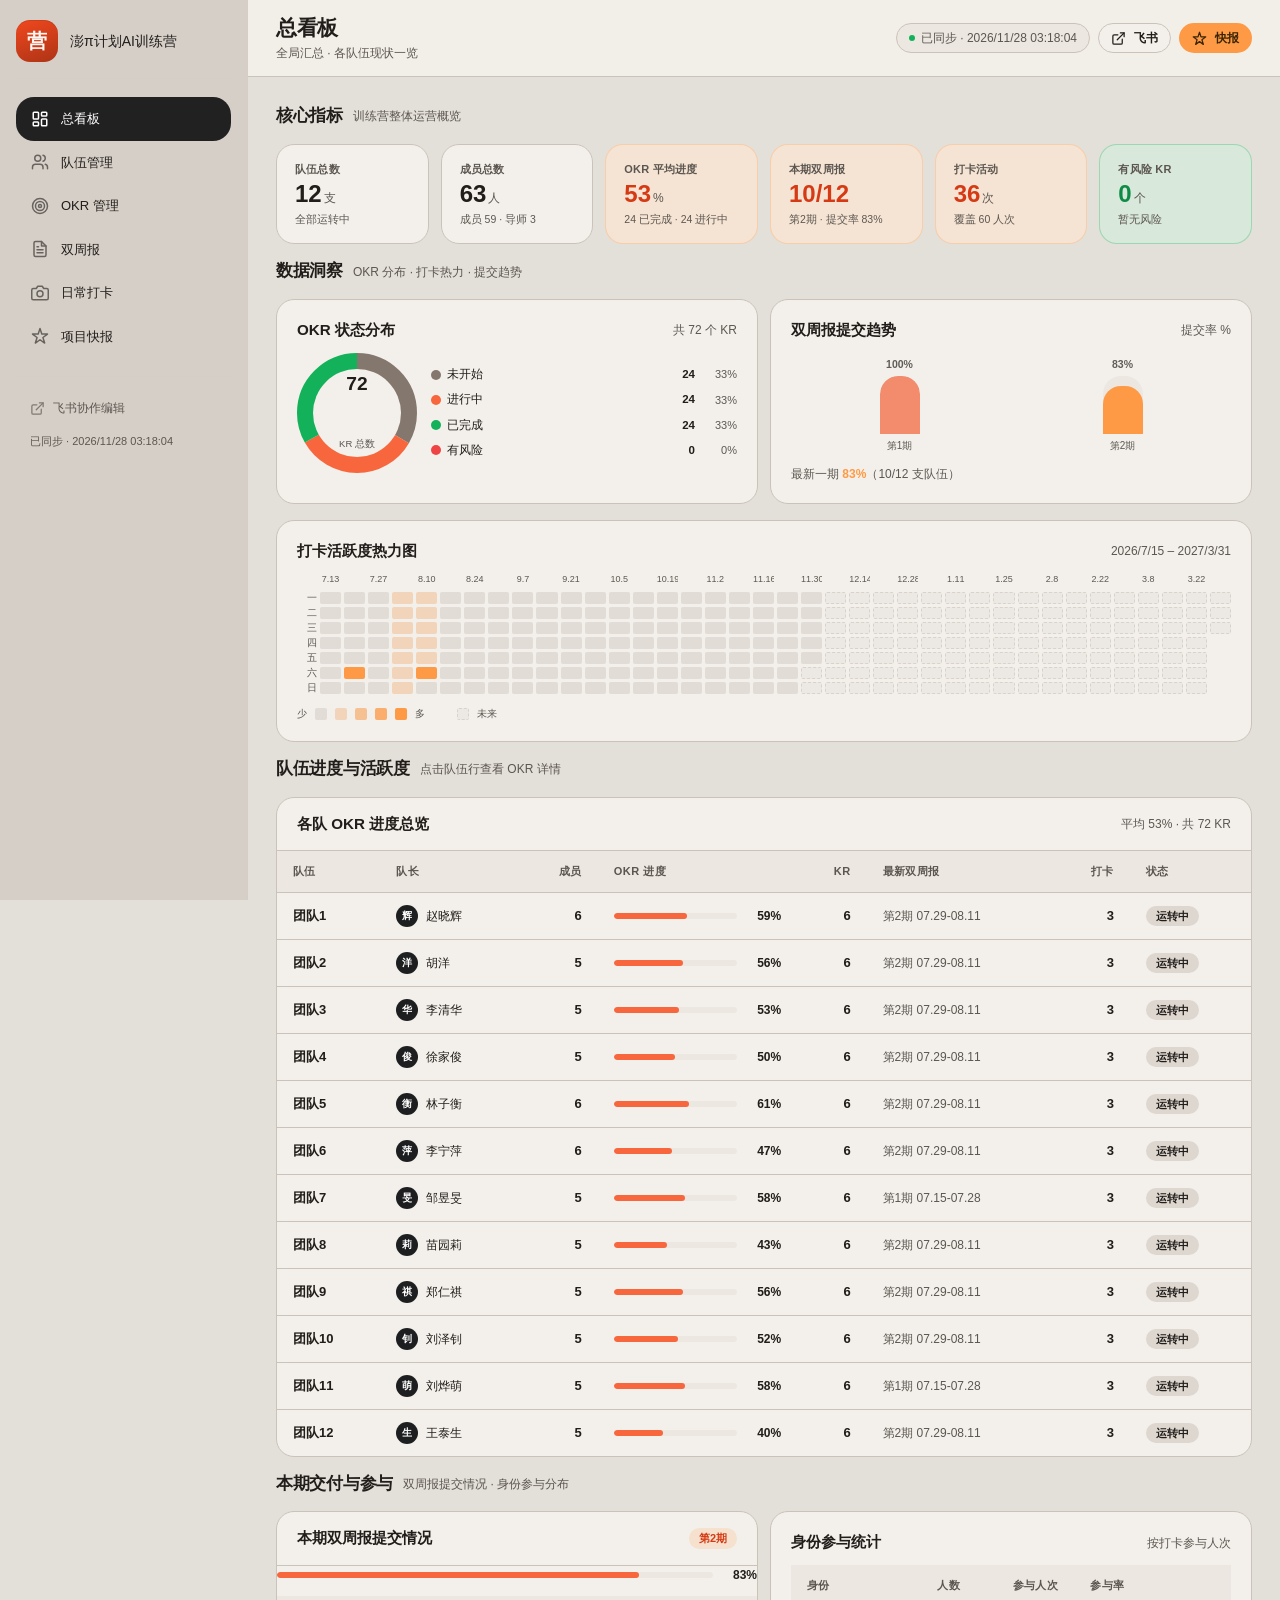
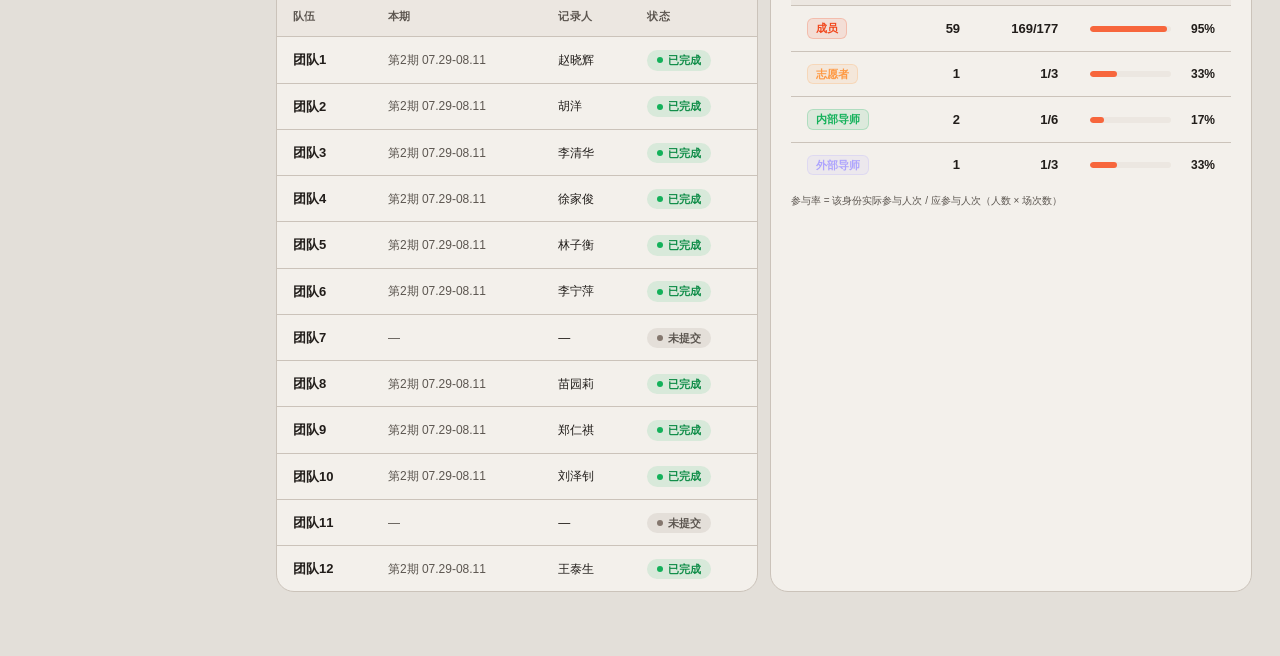
<file: index.html>
﻿<!DOCTYPE html>
<html lang="zh-CN">
<head>
  <meta charset="UTF-8">
  <meta name="viewport" content="width=device-width, initial-scale=1.0">
  <title>总看板 · 澎π计划AI训练营运营进度看板</title>
  <link rel="stylesheet" href="assets/css/kanban.css?v=10">
</head>
<body>
<script src="assets/js/data.js"></script>
<script src="assets/js/app.js?v=11"></script>
<script>
(function () {
  const view = K.mount('overview', {
    title: '总看板',
    crumb: '全局汇总 · 各队伍现状一览',
    tools: '<button class="btn btn-outline btn-sm" onclick="K.openFeishu()">' + K.icon('external', 15) + ' 飞书</button><button class="btn btn-gold btn-sm" onclick="location.href=\'quick-brief.html\'">' + K.icon('brief', 15) + ' 快报</button>'
  });

  const D = K.data;
  const teams = K.teams();
  const krs = D.keyResults || [];
  const reports = D.biweeklyReports || [];
  const checkins = D.checkins || [];
  const members = D.members || [];

  // 双周报期数
  const periodNum = (label) => { const m = /第(\d+)期/.exec(label || ''); return m ? +m[1] : 0; };
  const maxPeriod = reports.reduce((a, r) => Math.max(a, periodNum(r.period)), 0);
  const latestLabel = maxPeriod ? `第${maxPeriod}期` : '—';
  const submittedTeamIds = new Set(reports.filter(r => periodNum(r.period) === maxPeriod).map(r => r.teamId));
  const submitRate = teams.length ? Math.round(submittedTeamIds.size / teams.length * 100) : 0;

  const avgProgress = krs.length ? Math.round(krs.reduce((a, k) => a + k.progress, 0) / krs.length) : 0;
  const doingKRs = krs.filter(k => k.status === '进行中').length;
  const riskKRs = krs.filter(k => k.status === '有风险').length;
  const doneKRs = krs.filter(k => k.status === '已完成').length;
  const todoKRs = krs.filter(k => k.status === '未开始').length;

  const idStats = K.identityStats();

  // KR 状态分布（环形图数据）
  const statusColors = {
    '未开始': 'var(--c-todo)',
    '进行中': 'var(--c-doing)',
    '已完成': 'var(--c-done)',
    '有风险': 'var(--c-risk)'
  };
  const donutData = ['未开始', '进行中', '已完成', '有风险'].map(st => ({
    label: st,
    value: krs.filter(k => k.status === st).length,
    color: statusColors[st]
  }));

  // 双周报提交趋势（按期数）
  const periodSet = new Set(reports.map(r => periodNum(r.period)));
  const sortedPeriods = [...periodSet].sort((a, b) => a - b);
  const trendData = sortedPeriods.map(p => {
    const periodReports = reports.filter(r => periodNum(r.period) === p);
    const teamIds = new Set(periodReports.map(r => r.teamId));
    return {
      label: `第${p}期`,
      value: teams.length ? Math.round(teamIds.size / teams.length * 100) : 0,
      teamCount: teamIds.size
    };
  });

  let html = '';

  // ===== 分区一：核心指标 =====
  html += '<div class="section-title"><h2>核心指标</h2><span class="hint">训练营整体运营概览</span></div>';
  html += '<div class="stat-grid mb-4" style="grid-template-columns:repeat(6,1fr)">';
  html += K.statCard({ label: '队伍总数', value: teams.length, unit: '支', foot: '全部运转中' });
  html += K.statCard({ label: '成员总数', value: members.length, unit: '人', foot: '成员 ' + idStats[0].count + ' · 导师 ' + (idStats[2].count + idStats[3].count) });
  html += K.statCard({ label: 'OKR 平均进度', value: avgProgress, unit: '%', foot: doneKRs + ' 已完成 · ' + doingKRs + ' 进行中', variant: 'gold' });
  html += K.statCard({ label: '本期双周报', value: submittedTeamIds.size + '/' + teams.length, foot: latestLabel + ' · 提交率 ' + submitRate + '%', variant: 'gold' });
  html += K.statCard({ label: '打卡活动', value: checkins.length, unit: '次', foot: '覆盖 ' + new Set(checkins.flatMap(c => c.teamParticipantIds || [])).size + ' 人次', variant: 'gold' });
  html += K.statCard({ label: '有风险 KR', value: riskKRs, unit: '个', foot: riskKRs ? '需关注' : '暂无风险', variant: riskKRs ? 'risk' : 'done' });
  html += '</div>';

  // ===== 分区二：数据可视化 =====
  html += '<div class="section-title"><h2>数据洞察</h2><span class="hint">OKR 分布 · 打卡热力 · 提交趋势</span></div>';

  // Row 1: OKR 状态分布 + 双周报提交趋势 (side by side)
  html += '<div class="grid mb-4" style="grid-template-columns: 1fr 1fr">';

  // OKR 状态分布（环形图）
  html += '<div class="card card-pad"><div class="card-head" style="padding:0 0 12px;border:none"><h2>OKR 状态分布</h2><div class="head-spacer"></div><span class="text-muted text-sm">共 ' + krs.length + ' 个 KR</span></div>';
  html += K.donut(donutData, { centerVal: krs.length, centerLabel: 'KR 总数' });
  html += '</div>';

  // 双周报提交趋势
  html += '<div class="card card-pad"><div class="card-head" style="padding:0 0 12px;border:none"><h2>双周报提交趋势</h2><div class="head-spacer"></div><span class="text-muted text-sm">提交率 %</span></div>';
  if (trendData.length) {
    html += K.trendLine(trendData);
    html += '<div class="mt-3 text-sm" style="color:var(--muted-foreground)">最新一期 <strong style="color:var(--chart-5)">' + trendData[trendData.length-1].value + '%</strong>（' + trendData[trendData.length-1].teamCount + '/' + teams.length + ' 支队伍）</div>';
  } else {
    html += '<div class="text-muted text-sm" style="padding:20px;text-align:center">暂无趋势数据</div>';
  }
  html += '</div>';
  html += '</div>';

  // Row 2: 打卡活跃度热力图 (full width)
  html += '<div class="card card-pad mb-4"><div class="card-head" style="padding:0 0 12px;border:none"><h2>打卡活跃度热力图</h2><div class="head-spacer"></div><span class="text-muted text-sm">' + K.fmt.date(D.meta.cycleStart) + ' – ' + K.fmt.date(D.meta.cycleEnd) + '</span></div>';
  html += K.heatmap(checkins, {});
  html += '<div class="flex items-center gap-2 mt-3" style="font-size:10px;color:var(--muted-foreground)"><span>少</span>';
  html += '<div class="heatmap-cell" style="width:12px;height:12px;flex-shrink:0"></div>';
  html += '<div class="heatmap-cell l1" style="width:12px;height:12px;flex-shrink:0"></div>';
  html += '<div class="heatmap-cell l2" style="width:12px;height:12px;flex-shrink:0"></div>';
  html += '<div class="heatmap-cell l3" style="width:12px;height:12px;flex-shrink:0"></div>';
  html += '<div class="heatmap-cell l4" style="width:12px;height:12px;flex-shrink:0"></div>';
  html += '<span>多</span><span style="margin-left:16px"></span>';
  html += '<div class="heatmap-cell future" style="width:12px;height:12px;flex-shrink:0"></div>';
  html += '<span>未来</span></div>';
  html += '</div>';

  // ===== 分区三：队伍进度与活跃度 =====
  html += '<div class="section-title"><h2>队伍进度与活跃度</h2><span class="hint">点击队伍行查看 OKR 详情</span></div>';
  // 各队 OKR 进度表
  html += '<div class="card card-flush mb-4"><div class="card-head"><h2>各队 OKR 进度总览</h2><div class="head-spacer"></div><span class="text-muted text-sm">平均 ' + avgProgress + '% · 共 ' + krs.length + ' KR</span></div><div class="card-body"><div class="table-wrap"><table class="table"><thead><tr><th style="min-width:70px">队伍</th><th style="min-width:80px">队长</th><th class="text-right" style="min-width:40px">成员</th><th style="min-width:140px">OKR 进度</th><th class="text-right" style="min-width:36px">KR</th><th style="min-width:80px">最新双周报</th><th class="text-right" style="min-width:40px">打卡</th><th style="min-width:56px">状态</th></tr></thead><tbody>';
  teams.forEach(t => {
    const prog = K.teamProgress(t.id);
    const tkrs = K.krs(t.id);
    const rep = K.latestReport(t.id);
    const row = `location.href='okr.html?team=${t.id}'`;
    html += `<tr class="row-link" onclick="${row}">`;
    html += `<td class="cell-strong nowrap">${K.escape(t.name)}</td>`;
    html += `<td><div class="flex items-center gap-2 nowrap">${K.avatar(t.leader, 'sm')}<span class="text-sm">${K.escape(t.leader)}</span></div></td>`;
    html += `<td class="text-right tnum">${t.memberCount}</td>`;
    html += `<td>${K.progressHtml(prog, prog === 100 ? '已完成' : prog === 0 ? '未开始' : '进行中')}</td>`;
    html += `<td class="text-right tnum">${tkrs.length}</td>`;
    html += `<td class="cell-muted text-sm nowrap">${rep ? K.escape(rep.period) : '<span class="text-muted">未提交</span>'}</td>`;
    html += `<td class="text-right tnum">${K.checkinCount(t.id)}</td>`;
    html += `<td><span class="chip">${K.escape(t.status)}</span></td>`;
    html += '</tr>';
  });
  html += '</tbody></table></div></div></div>';

  // ===== 分区四：本期交付与参与 =====
  html += '<div class="section-title"><h2>本期交付与参与</h2><span class="hint">双周报提交情况 · 身份参与分布</span></div>';
  html += '<div class="grid grid-2">';
  // 双周报提交情况
  html += '<div class="card card-flush"><div class="card-head"><h2>本期双周报提交情况</h2><div class="head-spacer"></div><span class="chip chip-gold">' + K.escape(latestLabel) + '</span></div><div class="card-body">';
  html += '<div class="progress mb-3"><div class="pbar"><div class="pfill is-gold" style="width:'+submitRate+'%"></div></div><div class="pval">'+submitRate+'%</div></div>';
  html += '<div class="table-wrap"><table class="table"><thead><tr><th>队伍</th><th>本期</th><th>记录人</th><th>状态</th></tr></thead><tbody>';
  teams.forEach(t => {
    const rep = reports.filter(r => r.teamId === t.id && periodNum(r.period) === maxPeriod)[0];
    html += '<tr>';
    html += `<td class="cell-strong">${K.escape(t.name)}</td>`;
    html += `<td class="cell-muted text-sm">${rep ? K.escape(rep.period) : '—'}</td>`;
    html += `<td class="text-sm">${rep ? K.escape(rep.recorder) : '—'}</td>`;
    html += `<td>${rep ? K.statusChip('已完成') : '<span class="status status--todo"><span class="sdot"></span>未提交</span>'}</td>`;
    html += '</tr>';
  });
  html += '</tbody></table></div></div></div>';

  // 身份参与统计
  html += '<div class="card card-pad"><div class="card-head" style="padding:0 0 12px;border:none"><h2>身份参与统计</h2><div class="head-spacer"></div><span class="text-muted text-sm">按打卡参与人次</span></div>';
  html += '<div class="table-wrap"><table class="table"><thead><tr><th>身份</th><th class="text-right">人数</th><th class="text-right">参与人次</th><th style="min-width:100px">参与率</th></tr></thead><tbody>';
  idStats.forEach(x => {
    const rate = x.expected ? Math.round(x.participation / x.expected * 100) : 0;
    html += `<tr><td>${K.identityBadge(x.identity)}</td><td class="text-right tnum">${x.count}</td><td class="text-right tnum">${x.participation}/${x.expected}</td><td>${K.progressHtml(rate, '进行中')}</td></tr>`;
  });
  html += '</tbody></table>';
  html += '<div class="text-muted" style="font-size:10px;margin-top:6px">参与率 = 该身份实际参与人次 / 应参与人次（人数 × 场次数）</div>';
  html += '</div></div>';
  html += '</div>';

  view.innerHTML = html;
})();
</script>
</body>
</html>
</file>
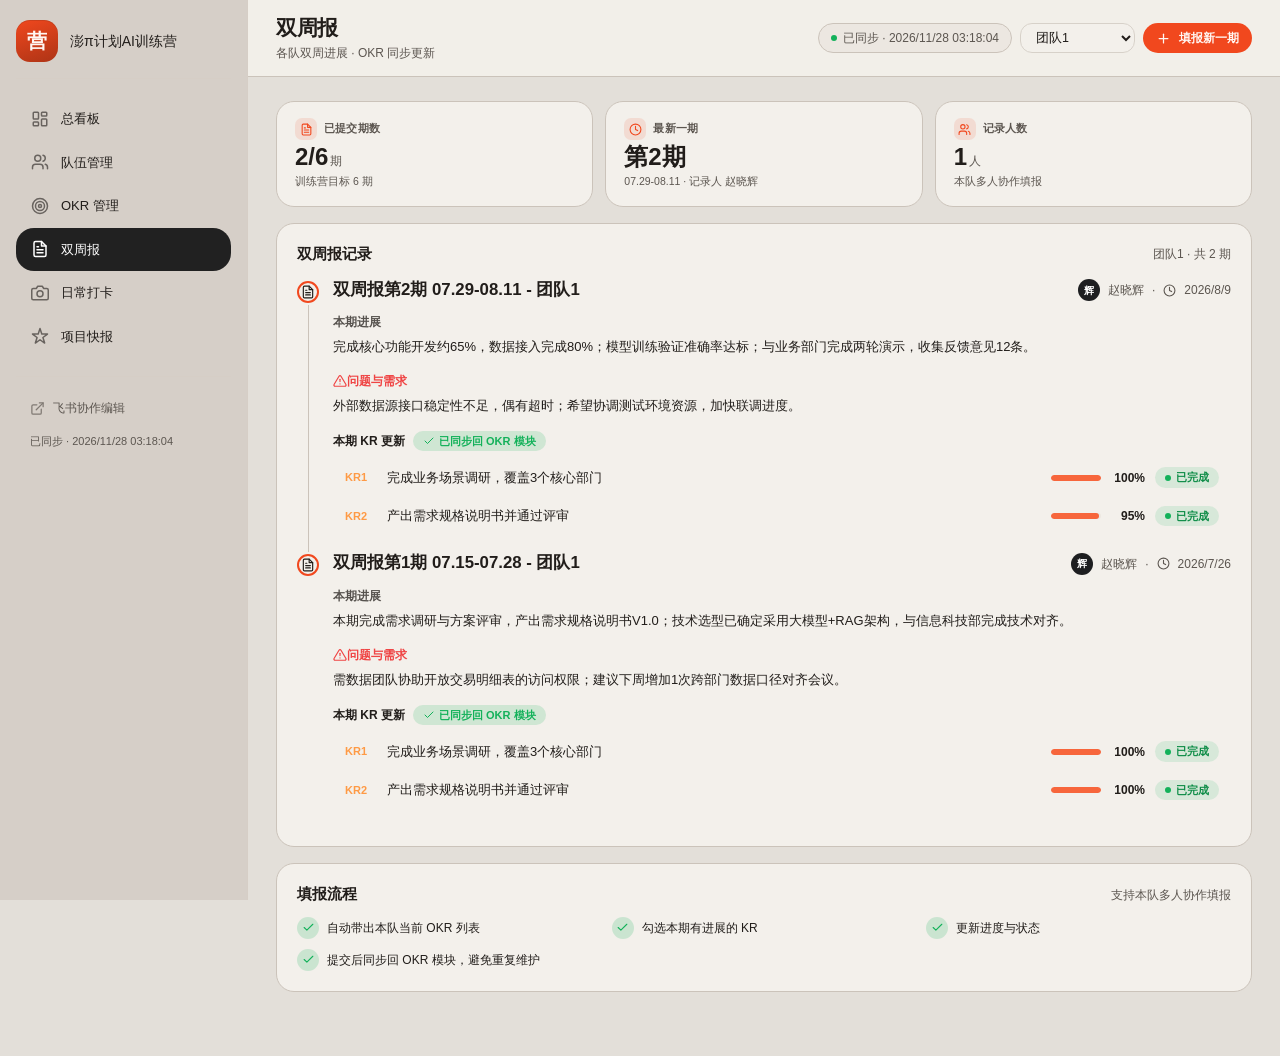
<file: biweekly-report.html>
﻿<!DOCTYPE html>
<html lang="zh-CN">
<head>
<meta charset="UTF-8">
<meta name="viewport" content="width=device-width, initial-scale=1.0">
<title>双周报 · 澎π计划AI训练营运营进度看板</title>
<link rel="stylesheet" href="assets/css/kanban.css?v=10">
</head>
<body>
<script src="assets/js/data.js"></script>
<script src="assets/js/app.js?v=11"></script>
<script>
(function () {
  const D = K.data;
  const teams = K.teams();

  // 解析 ?team= 参数：缺省默认第一队；空串或「全部」进入全部队伍视图
  const params = new URLSearchParams(location.search);
  let teamId = params.get('team');
  if (teamId === null) teamId = teams.length ? teams[0].id : '';
  if (teamId !== '' && teamId !== '全部' && !K.team(teamId)) {
    teamId = teams.length ? teams[0].id : '';
  }
  const allTeams = (teamId === '' || teamId === '全部');

  // 权限：队员 + 队长 + 管理员可填报（只读不显示）
  const canFill = true;

  const teamOpts = teams.map(t =>
    `<option value="${t.id}" ${t.id === teamId ? 'selected' : ''}>${K.escape(t.name)}</option>`
  ).join('');

  const tools = `<select class="select" style="width:auto;padding:6px 30px 6px 11px;font-size:12.5px" onchange="location.href='biweekly-report.html?team='+this.value">
      <option value="" ${allTeams ? 'selected' : ''}>全部队伍</option>
      ${teamOpts}
    </select>${canFill ? `<button class="btn btn-primary btn-sm" onclick="K.feishuTip('reports','填报双周报')">${K.icon('plus', 15)} 填报新一期</button>` : ''}`;

  const view = K.mount('biweekly', {
    title: '双周报',
    crumb: '各队双周进展 · OKR 同步更新',
    tools: tools
  });

  const periodParts = (label) => {
    const m = /第(\d+)期\s*(.*)/.exec(label || '');
    return m ? { num: m[1], range: m[2] || '' } : { num: '', range: label || '' };
  };

  let html = '';

  if (allTeams) {
    // ---------- 全部队伍视图 ----------
    const allReports = D.biweeklyReports || [];
    const maxPeriod = allReports.reduce((a, r) => Math.max(a, +(periodParts(r.period).num) || 0), 0);
    const submittedTeams = new Set(allReports.map(r => r.teamId)).size;

    html += '<div class="stat-grid mb-4">';
    html += K.statCard({ label: '总提交期数', value: allReports.length, unit: '份', foot: `覆盖 ${submittedTeams}/${teams.length} 支队伍`, ico: K.icon('report', 16), icoColor: '28 70% 52%' });
    html += K.statCard({ label: '最新一期', value: maxPeriod ? `第${maxPeriod}期` : '—', foot: '跨队伍汇总', ico: K.icon('clock', 16), icoColor: '200 30% 45%' });
    html += K.statCard({ label: '已填报队伍', value: `${submittedTeams}/${teams.length}`, foot: '训练营目标 6 期/队', ico: K.icon('users', 16), icoColor: '55 24% 49%' });
    html += '</div>';

    html += '<div class="card card-flush"><div class="card-head"><h2>各队双周报总览</h2><div class="head-spacer"></div><span class="text-muted text-sm">点击「查看」进入队伍双周报详情</span></div><div class="card-body"><div class="table-wrap"><table class="table"><thead><tr><th>队伍</th><th class="text-right">已提交期数</th><th>最新一期</th><th>记录人</th><th class="text-right">查看</th></tr></thead><tbody>';
    if (!teams.length) {
      html += '<tr><td colspan="5"><div class="empty">' + K.icon('report', 40) + '<div>暂无队伍数据</div></div></td></tr>';
    } else {
      teams.forEach(t => {
        const rs = K.reports(t.id);
        const latest = rs.length ? rs[rs.length - 1] : null;
        const recorders = [...new Set(rs.map(r => r.recorder))];
        html += '<tr>';
        html += `<td class="cell-strong">${K.escape(t.name)}</td>`;
        html += `<td class="text-right tnum">${rs.length}/6</td>`;
        const latestDisplay = latest ? ((latest.title && !/^recv[a-z0-9]/.test(latest.title)) ? latest.title : (latest.period || '—')) : null;
        html += `<td class="cell-muted text-sm">${latestDisplay ? K.escape(latestDisplay) : '<span class="text-muted">未提交</span>'}</td>`;
        html += `<td class="text-sm">${recorders.length ? recorders.map(n => K.escape(n)).join('、') : '—'}</td>`;
        html += `<td class="text-right"><button class="btn btn-outline btn-sm" onclick="location.href=\'biweekly-report.html?team=${t.id}\'">${K.icon('arrow', 13)} 查看</button></td>`;
        html += '</tr>';
      });
    }
    html += '</tbody></table></div></div></div>';

    // 填报流程信息卡
    html += '<div class="card card-pad mt-4">';
    html += '<div class="card-head" style="padding:0 0 12px;border:none"><h2>填报流程</h2><div class="head-spacer"></div><span class="text-muted text-sm">支持本队多人协作填报</span></div>';
    html += '<div style="display:grid;grid-template-columns:repeat(auto-fit,minmax(240px,1fr));gap:10px">';
    ['自动带出本队当前 OKR 列表', '勾选本期有进展的 KR', '更新进度与状态', '提交后同步回 OKR 模块，避免重复维护'].forEach(s => {
      html += `<div class="flex items-center gap-2 text-sm"><span style="width:22px;height:22px;border-radius:50%;background:color-mix(in srgb, var(--c-done) 18%, transparent);color:var(--c-done);display:grid;place-items:center;flex-shrink:0">${K.icon('check', 13)}</span><span>${K.escape(s)}</span></div>`;
    });
    html += '</div></div>';

  } else {
    // ---------- 单队伍视图 ----------
    const reports = K.reports(teamId);
    const latest = reports.length ? reports[reports.length - 1] : null;
    const recorders = [...new Set(reports.map(r => r.recorder))];

    // 顶部统计卡
    html += '<div class="stat-grid mb-4">';
    html += K.statCard({ label: '已提交期数', value: `${reports.length}/6`, unit: '期', foot: '训练营目标 6 期', ico: K.icon('report', 16), icoColor: '28 70% 52%' });
    if (latest) {
      const p = periodParts(latest.period);
      html += K.statCard({ label: '最新一期', value: p.num ? `第${p.num}期` : '—', foot: `${p.range || ''} · 记录人 ${K.escape(latest.recorder)}`, ico: K.icon('clock', 16), icoColor: '200 30% 45%' });
    } else {
      html += K.statCard({ label: '最新一期', value: '—', foot: '暂未提交', ico: K.icon('clock', 16) });
    }
    html += K.statCard({ label: '记录人数', value: recorders.length, unit: '人', foot: '本队多人协作填报', ico: K.icon('users', 16), icoColor: '55 24% 49%' });
    html += '</div>';

    // 主体时间线（倒序）
    if (!reports.length) {
      html += '<div class="card card-pad mb-4"><div class="empty">' + K.icon('report', 40) + '<div>该队伍暂未提交双周报</div><div class="text-sm" style="margin-top:6px">可点击右上「填报新一期」开始记录</div></div></div>';
    } else {
      const list = [...reports].reverse();
      html += '<div class="card card-pad mb-4"><div class="card-head" style="padding:0 0 14px;border:none"><h2>双周报记录</h2><div class="head-spacer"></div><span class="text-muted text-sm">' + K.escape(K.teamName(teamId)) + ' · 共 ' + reports.length + ' 期</span></div>';
      html += '<div class="timeline">';
      list.forEach(r => {
        html += '<div class="tl-item">';
        html += '<div class="tl-dot">' + K.icon('report', 14) + '</div>';
        html += '<div class="tl-body">';

        // 头：period + 记录人 + createdAt
        html += '<div class="flex items-center justify-between gap-3 mb-3" style="flex-wrap:wrap">';
        const rptTitle = (r.title && !/^recv[a-z0-9]/.test(r.title)) ? r.title : (r.period && !/^recv[a-z0-9]/.test(r.period) ? r.period : '未命名报告');
        html += '<h3 style="font-size:1.05rem">' + K.escape(rptTitle) + '</h3>';
        html += '<div class="flex items-center gap-2 text-sm text-muted">' + K.avatar(r.recorder, 'sm') + '<span>' + K.escape(r.recorder) + '</span><span>·</span>' + K.icon('clock', 13) + '<span>' + K.fmt.date(r.createdAt) + '</span></div>';
        html += '</div>';

        // 本期进展
        html += '<div style="margin-bottom:14px"><div class="text-sm" style="font-weight:600;color:color-mix(in srgb, var(--foreground) 75%, transparent);margin-bottom:6px">本期进展</div><p style="margin:0;font-size:13px;line-height:1.6">' + K.escape(r.progressSummary || '—') + '</p></div>';

        // 问题与需求
        html += '<div style="margin-bottom:14px"><div class="flex items-center gap-1 text-sm" style="font-weight:600;color:var(--c-risk);margin-bottom:6px">' + K.icon('alert', 14) + '<span>问题与需求</span></div><p style="margin:0;font-size:13px;line-height:1.6">' + K.escape(r.problemsNeeds || '—') + '</p></div>';

        // 本期 KR 更新
        const krs = r.krUpdates || [];
        html += '<div><div class="flex items-center gap-2 mb-2"><span class="text-sm" style="font-weight:600">本期 KR 更新</span><span class="chip" style="background:color-mix(in srgb, var(--c-done) 16%, transparent);color:var(--c-done);font-size:11px">' + K.icon('check', 12) + ' 已同步回 OKR 模块</span></div>';
        if (krs.length) {
          html += '<div style="display:flex;flex-direction:column;gap:2px">';
          krs.forEach((k, idx) => {
            const krTitle = k.title || ('KR' + (idx + 1));
            html += '<div class="kr-row"><span class="kr-tag">KR' + (idx + 1) + '</span><span class="kr-title">' + K.escape(krTitle) + '</span>' + K.progressHtml(k.progress, k.status) + K.statusChip(k.status) + '</div>';
          });
          html += '</div>';
        } else {
          html += '<div class="text-muted text-sm">本期未更新 KR</div>';
        }
        html += '</div>'; // end KR section

        html += '</div>'; // end tl-body
        html += '</div>'; // end tl-item
      });
      html += '</div></div>';
    }

    // 填报流程信息卡
    html += '<div class="card card-pad">';
    html += '<div class="card-head" style="padding:0 0 12px;border:none"><h2>填报流程</h2><div class="head-spacer"></div><span class="text-muted text-sm">支持本队多人协作填报</span></div>';
    html += '<div style="display:grid;grid-template-columns:repeat(auto-fit,minmax(240px,1fr));gap:10px">';
    ['自动带出本队当前 OKR 列表', '勾选本期有进展的 KR', '更新进度与状态', '提交后同步回 OKR 模块，避免重复维护'].forEach(s => {
      html += `<div class="flex items-center gap-2 text-sm"><span style="width:22px;height:22px;border-radius:50%;background:color-mix(in srgb, var(--c-done) 18%, transparent);color:var(--c-done);display:grid;place-items:center;flex-shrink:0">${K.icon('check', 13)}</span><span>${K.escape(s)}</span></div>`;
    });
    html += '</div></div>';
  }

  view.innerHTML = html;
})();
</script>
</body>
</html>
</file>
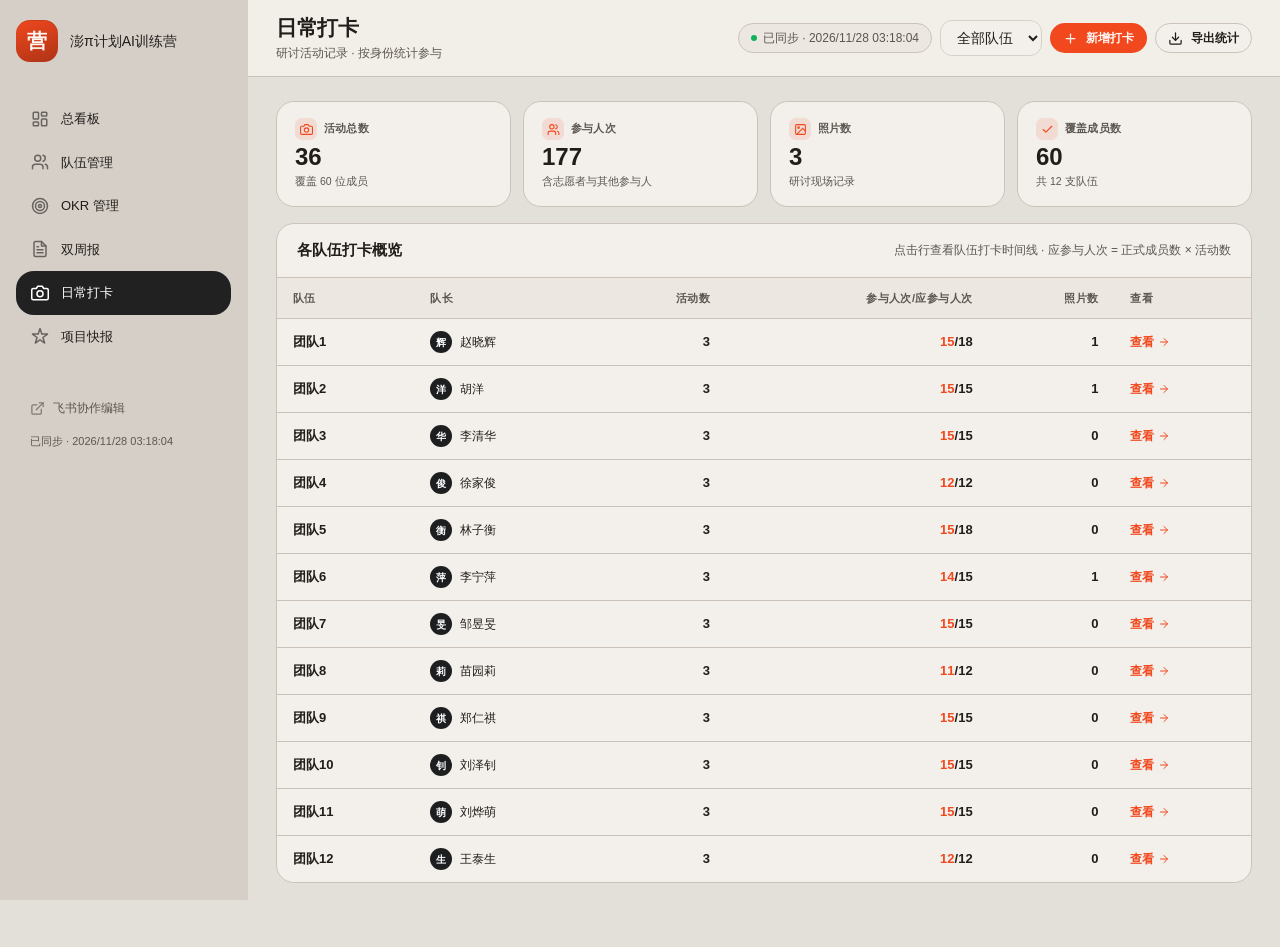
<file: checkin.html>
﻿<!DOCTYPE html>
<html lang="zh-CN">
<head>
<meta charset="UTF-8">
<meta name="viewport" content="width=device-width, initial-scale=1.0">
<title>日常打卡 · 澎π计划AI训练营运营进度看板</title>
<link rel="stylesheet" href="assets/css/kanban.css?v=11">
</head>
<body>
<script src="assets/js/data.js"></script>
<script src="assets/js/app.js?v=11"></script>
<script>
(function () {
  const teams = K.teams();
  const params = new URLSearchParams(location.search);
  const raw = params.get('team');
  const isAll = raw === 'all' || !raw || !teams.some(t => t.id === raw);
  let teamId = isAll ? '' : raw;

  // 合并团队内参与人 + 志愿者参与人
  const allParts = c => [...(c.teamParticipantIds || []), ...(c.volunteerParticipantIds || [])];
  const partCount = c => allParts(c).length + (c.extraParticipants || []).length;

  // 顶部工具
  const teamOpts = teams.map(t =>
    `<option value="${K.escape(t.id)}"${t.id === teamId ? ' selected' : ''}>${K.escape(t.name)}</option>`
  ).join('');
  let tools = `<select class="select" style="width:auto" onchange="location.href='checkin.html?team='+this.value">`
    + `<option value="all"${isAll ? ' selected' : ''}>全部队伍</option>`
    + teamOpts + `</select>`;
  if (K.canEdit()) {
    tools += `<button class="btn btn-primary btn-sm" onclick="K.feishuTip('checkins','新增打卡')">${K.icon('plus', 15)} 新增打卡</button>`;
  }
  if (K.canManage() || K.canEdit()) {
    tools += `<button class="btn btn-outline btn-sm" onclick="exportCheckinStats()">${K.icon('download', 15)} 导出统计</button>`;
  }

  const view = K.mount('checkin', {
    title: '日常打卡',
    crumb: '研讨活动记录 · 按身份统计参与',
    tools: tools
  });

  let html = '';

  if (isAll) {
    // ============ 全部队伍视图 ============
    const allCheckins = K.checkins();
    let gAct = allCheckins.length, gPt = 0, gPh = 0;
    const gPid = new Set();
    allCheckins.forEach(c => {
      gPt += partCount(c);
      gPh += (c.photos || []).length;
      allParts(c).forEach(id => gPid.add(id));
    });

    html += '<div class="stat-grid mb-4">';
    html += K.statCard({ label: '活动总数', value: gAct, foot: `覆盖 ${gPid.size} 位成员`, ico: K.icon('camera', 16), icoColor: '92 30% 40%' });
    html += K.statCard({ label: '参与人次', value: gPt, foot: '含志愿者与其他参与人', ico: K.icon('users', 16), icoColor: '55 24% 49%' });
    html += K.statCard({ label: '照片数', value: gPh, foot: '研讨现场记录', ico: K.icon('image', 16), icoColor: '28 70% 52%' });
    html += K.statCard({ label: '覆盖成员数', value: gPid.size, foot: `共 ${teams.length} 支队伍`, ico: K.icon('check', 16), icoColor: '92 30% 40%' });
    html += '</div>';

    html += '<div class="card card-flush"><div class="card-head"><h2>各队伍打卡概览</h2><div class="head-spacer"></div><span class="text-muted text-sm">点击行查看队伍打卡时间线 · 应参与人次 = 正式成员数 × 活动数</span></div><div class="card-body"><div class="table-wrap"><table class="table"><thead><tr><th>队伍</th><th>队长</th><th class="text-right">活动数</th><th class="text-right">参与人次/应参与人次</th><th class="text-right">照片数</th><th>查看</th></tr></thead><tbody>';
    if (!teams.length) {
      html += '<tr><td colspan="6"><div class="empty">' + K.icon('camera', 40) + '<div>暂无队伍数据</div></div></td></tr>';
    } else {
      teams.forEach(t => {
        const cs = K.checkins(t.id);
        // 参与率口径：仅正式成员（不含志愿者、导师）
        const formal = (K.members(t.id) || []).filter(m => m.identity === '成员');
        const formalIds = new Set(formal.map(m => m.id));
        const formalNames = new Set(formal.map(m => m.name));
        let pt = 0, ph = 0, fp = 0;
        cs.forEach(c => {
          pt += partCount(c);
          ph += (c.photos || []).length;
          fp += (c.teamParticipantIds || []).filter(id => formalIds.has(id)).length;
          fp += (c.volunteerParticipantIds || []).filter(id => formalIds.has(id)).length;
          fp += (c.extraParticipants || []).filter(n => formalNames.has(n)).length;
        });
        const fe = formal.length * cs.length;
        html += `<tr class="row-link" onclick="location.href='checkin.html?team=${K.escape(t.id)}'" style="cursor:pointer">`;
        html += `<td class="cell-strong">${K.escape(t.name)}</td>`;
        html += `<td><div class="flex items-center gap-2">${K.avatar(t.leader, 'sm')}<span class="text-sm">${K.escape(t.leader)}</span></div></td>`;
        html += `<td class="text-right tnum">${cs.length}</td>`;
        html += `<td class="text-right tnum"><b style="color:var(--primary)">${fp}</b>/${fe}</td>`;
        html += `<td class="text-right tnum">${ph}</td>`;
        html += `<td><span class="text-sm" style="color:var(--primary);font-weight:600;display:inline-flex;align-items:center;gap:4px">查看 ${K.icon('arrow', 12)}</span></td>`;
        html += '</tr>';
      });
    }
    html += '</tbody></table></div></div></div>';

  } else {
    // ============ 单队视图 ============
    const team = K.team(teamId);
    const teamName = team ? team.name : '—';
    const checkins = K.checkins(teamId);

    // 顶部统计
    let participantTimes = 0, photoCount = 0;
    const pidSet = new Set();
    checkins.forEach(c => {
      participantTimes += partCount(c);
      photoCount += (c.photos || []).length;
      allParts(c).forEach(id => pidSet.add(id));
    });

    html += '<div class="stat-grid mb-4">';
    html += K.statCard({ label: '活动总数', value: checkins.length, foot: K.escape(teamName), ico: K.icon('camera', 16), icoColor: '92 30% 40%' });
    html += K.statCard({ label: '参与人次', value: participantTimes, foot: '含志愿者与其他参与人', ico: K.icon('users', 16), icoColor: '55 24% 49%' });
    html += K.statCard({ label: '照片数', value: photoCount, foot: '研讨现场记录', ico: K.icon('image', 16), icoColor: '28 70% 52%' });
    html += K.statCard({ label: '覆盖成员数', value: pidSet.size, foot: `本队共 ${K.members(teamId).length} 位成员`, ico: K.icon('check', 16), icoColor: '92 30% 40%' });
    html += '</div>';

    // 主体：时间线 + 身份参与统计
    html += '<div class="grid mb-4" style="grid-template-columns:1.55fr 1fr;align-items:start">';

    // 打卡时间线
    html += '<div class="card card-flush"><div class="card-head"><h2>打卡时间线</h2><div class="head-spacer"></div><span class="chip">' + K.escape(teamName) + '</span><span class="text-muted text-sm">' + checkins.length + ' 条记录</span></div><div class="card-body">';
    if (!checkins.length) {
      html += '<div class="empty">' + K.icon('camera', 40) + '<div>该队伍暂无打卡记录</div><div class="text-sm" style="margin-top:6px">完成研讨后可由本队成员新增打卡</div></div>';
    } else {
      const sorted = checkins.slice().sort((a, b) => (b.activityTime || '').localeCompare(a.activityTime || ''));
      html += '<div class="timeline">';
      sorted.forEach(c => {
        const teamParts = c.teamParticipantIds || [];
        const volParts = c.volunteerParticipantIds || [];
        const totalPeople = teamParts.length + volParts.length + (c.extraParticipants || []).length;
        // 全队成员 - 参与者 = 未参与者
        const allTeamMembers = (K.members(teamId) || []).filter(m => m.identity === '成员' || m.identity === '志愿者');
        const absentIds = allTeamMembers.filter(m => !teamParts.includes(m.id) && !volParts.includes(m.id)).map(m => m.id);
        html += '<div class="tl-item">';
        html += '<div class="tl-dot" style="color:var(--accent)">' + K.icon('camera', 14) + '</div>';
        html += '<div class="tl-body">';
        // 头：时间
        html += '<div class="flex items-center gap-2" style="margin-bottom:6px"><span style="font-weight:600">' + K.escape(K.fmt.datetime(c.activityTime)) + '</span>';
        html += '<span class="text-muted text-sm">' + K.icon('clock', 12) + ' ' + (c.photos || []).length + ' 张照片 · ' + totalPeople + ' 人参与</span></div>';
        // 内容
        html += '<p style="margin:0 0 10px">' + K.escape(c.content) + '</p>';
        // 照片
        if ((c.photos || []).length) {
          html += '<div class="photo-grid" style="margin-bottom:10px">';
          (c.photos || []).forEach(p => { html += K.photoThumb(p); });
          html += '</div>';
        }
        // 参与人：完整姓名展示（团队成员 + 志愿者 + 其他）
        html += '<div style="margin-bottom:10px;line-height:2.1">';
        const linkedNames = [...teamParts, ...volParts].map(id => {
          const m = K.member(id);
          return m ? m.name : '';
        }).filter(Boolean);
        if (linkedNames.length) {
          html += '<span class="text-muted text-sm" style="margin-right:4px">' + K.icon('users', 12) + ' 参与 ' + totalPeople + ' 人：</span>';
          linkedNames.forEach(n => {
            html += '<span class="chip" style="font-size:12px;padding:2px 10px;margin:0 6px 4px 0">' + K.escape(n) + '</span>';
          });
        }
        if ((c.extraParticipants || []).length) {
          html += '<span class="chip" style="font-size:12px;padding:2px 10px;margin:0 6px 4px 0;opacity:0.75">其他：' + (c.extraParticipants || []).map(K.escape).join('、') + '</span>';
        }
        html += '</div>';
        // 未参与人员
        if (absentIds.length) {
          html += '<div class="flex items-center gap-2" style="flex-wrap:wrap;margin-top:8px;padding-top:8px;border-top:1px dashed var(--border)">';
          html += '<span class="text-muted text-sm" style="white-space:nowrap">' + K.icon('users', 12) + ' 未参与 ' + absentIds.length + ' 人：</span>';
          absentIds.forEach(id => {
            const m = K.member(id);
            html += '<span class="chip" style="opacity:0.5;font-size:11px;padding:2px 8px">' + K.escape(m ? m.name : id) + '</span>';
          });
          html += '</div>';
        }
        html += '</div></div>';
      });
      html += '</div>';
    }
    html += '</div></div>';

    // 身份参与统计
    const idStats = K.identityStats(teamId);
    const maxPart = Math.max(1, ...idStats.map(x => x.expected ? x.participation / x.expected : 0));
    html += '<div class="card card-pad"><div class="card-head" style="padding:0 0 12px;border:none"><h2>身份参与统计</h2><div class="head-spacer"></div><span class="text-muted text-sm">按打卡参与率</span></div>';
    html += '<div class="table-wrap"><table class="table"><thead><tr><th>身份</th><th class="text-right">人数</th><th class="text-right">参与人次</th><th style="min-width:110px">参与率</th></tr></thead><tbody>';
    idStats.forEach(x => {
      const rate = x.expected ? Math.round(x.participation / x.expected * 100) : 0;
      html += '<tr><td>' + K.identityBadge(x.identity) + '</td><td class="text-right tnum">' + x.count + '</td><td class="text-right tnum">' + x.participation + '/' + x.expected + '</td><td>' + K.progressHtml(rate, x.participation ? '进行中' : '未开始') + '</td></tr>';
    });
    html += '</tbody></table>';
    html += '<div class="text-muted" style="font-size:10px;margin-top:6px">参与率 = 实际参与人次 / 应参与人次（人数 × 场次数）</div></div>';
    // 柱状图
    html += '<div class="bars" style="margin-top:16px">';
    idStats.forEach(x => {
      const ratePct = x.expected ? x.participation / x.expected : 0;
      const h = Math.round(ratePct / maxPart * 100);
      html += '<div class="bar-col"><div class="bar-val">' + (x.expected ? Math.round(ratePct * 100) + '%' : '—') + '</div><div class="bar" style="height:' + Math.max(6, h) + '%;background:' + K.colorFor(x.identity) + '"></div><div class="bar-label">' + K.escape(x.identity) + '</div></div>';
    });
    html += '</div>';
    if (idStats.every(x => !x.participation)) {
      html += '<div class="empty" style="padding:18px 0">' + K.icon('users', 32) + '<div class="text-sm">暂无参与记录</div></div>';
    }
    html += '</div>';

    html += '</div>'; // /grid
  }

  view.innerHTML = html;
})();

// ---------- 导出打卡统计 CSV ----------
function exportCheckinStats() {
  const params = new URLSearchParams(location.search);
  const teamId = params.get('team');
  const teams = K.teams();

  if (!teamId) {
    const headers = ['队伍', '队长', '成员数', '活动数', '参与人次', '照片数'];
    const rows = teams.map(t => {
      const cs = K.checkins(t.id);
      const ms = K.members(t.id);
      let pt = 0, ph = 0;
      cs.forEach(c => {
        pt += (c.teamParticipantIds || []).length + (c.volunteerParticipantIds || []).length + (c.extraParticipants || []).length;
        ph += (c.photos || []).length;
      });
      return [t.name, t.leader, ms.length, cs.length, pt, ph];
    });
    K.exportCSV('打卡统计-按队伍.csv', headers, rows);
  } else {
    const team = K.team(teamId);
    const members = K.members(teamId);
    const checkins = K.checkins(teamId);
    const headers = ['姓名', '身份', '角色', '队伍', '参与次数'];
    const rows = members.map(m => {
      let cnt = 0;
      checkins.forEach(c => {
        if ((c.teamParticipantIds || []).includes(m.id) || (c.volunteerParticipantIds || []).includes(m.id)) cnt++;
      });
      return [m.name, m.identity, m.role || '队员', team ? team.name : '', cnt];
    });
    const extraNames = new Set();
    checkins.forEach(c => (c.extraParticipants || []).forEach(n => extraNames.add(n)));
    extraNames.forEach(n => rows.push([n, '外部人员', '', team ? team.name : '', '']));
    K.exportCSV(`打卡统计-${team ? team.name : ''}.csv`, headers, rows);
  }
}
</script>
</body>
</html>
</file>
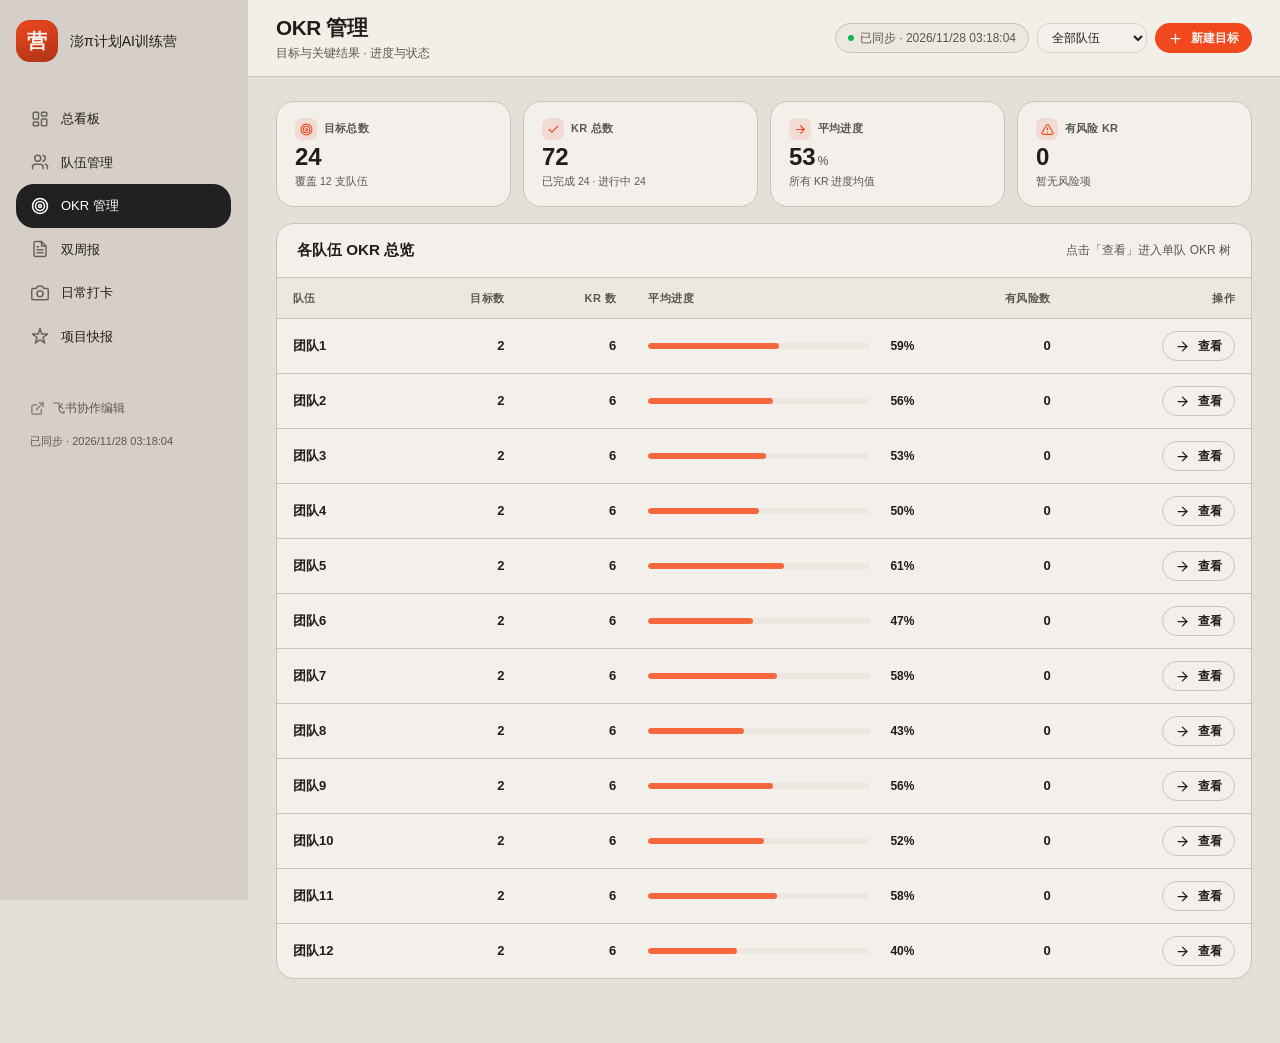
<file: okr.html>
﻿<!DOCTYPE html>
<html lang="zh-CN">
<head>
<meta charset="UTF-8">
<meta name="viewport" content="width=device-width, initial-scale=1.0">
<title>OKR 管理 · 澎π计划AI训练营运营进度看板</title>
<link rel="stylesheet" href="assets/css/kanban.css?v=10">
</head>
<body>
<script src="assets/js/data.js"></script>
<script src="assets/js/app.js?v=11"></script>
<script>
(function () {
  const params = new URLSearchParams(location.search);
  const teamFilter = params.get('team') || '';

  const teams = K.teams();

  // tools：队伍选择 + （本队可编辑时）新建目标
  let toolsHtml = '<select class="select" onchange="location.href=\'okr.html?team=\'+this.value" style="width:auto;padding:6px 30px 6px 10px;font-size:12px">';
  toolsHtml += `<option value="" ${teamFilter === '' ? 'selected' : ''}>全部队伍</option>`;
  teams.forEach(t => {
    toolsHtml += `<option value="${K.escape(t.id)}" ${teamFilter === t.id ? 'selected' : ''}>${K.escape(t.name)}</option>`;
  });
  toolsHtml += '</select>';
  if (K.canEdit()) {
    toolsHtml += `<button class="btn btn-primary btn-sm" onclick="K.feishuTip('objectives','新建目标')">${K.icon('plus', 15)} 新建目标</button>`;
  }

  const view = K.mount('okr', {
    title: 'OKR 管理',
    crumb: '目标与关键结果 · 进度与状态',
    tools: toolsHtml
  });

  const canEdit = K.canEdit();
  const statusList = ['未开始', '进行中', '已完成', '有风险'];
  const statusColor = { '未开始': 'var(--c-todo)', '进行中': 'var(--c-doing)', '已完成': 'var(--c-done)', '有风险': 'var(--c-risk)' };

  let html = '';

  if (teamFilter && K.team(teamFilter)) {
    /* ============ 单队视图 ============ */
    const team = K.team(teamFilter);
    const objs = K.objectives(teamFilter);
    const krs = K.krs(teamFilter);
    const avg = K.teamProgress(teamFilter);

    // 1. 队伍 OKR 摘要
    html += '<div class="grid mb-4" style="grid-template-columns: 1fr 1.4fr;gap:14px">';
    // 左：平均进度大数字
    html += '<div class="card card-pad"><div class="card-head" style="padding:0 0 12px;border:none"><h2>队伍 OKR 摘要</h2><div class="head-spacer"></div><span class="chip">' + K.escape(team.name) + '</span></div>';
    html += `<div class="flex items-center gap-4" style="margin-bottom:14px"><div><div class="text-sm text-muted">平均进度</div><div class="font-display" style="font-size:2.6rem;font-weight:600;line-height:1">${avg}<span class="text-muted" style="font-size:1rem;font-weight:400;margin-left:3px">%</span></div></div><div style="flex:1;min-width:120px">${K.progressHtml(avg, avg === 100 ? '已完成' : avg === 0 ? '未开始' : '进行中')}</div></div>`;
    html += `<div class="text-sm text-muted">目标 ${objs.length} 个 · 关键结果 ${krs.length} 个</div>`;
    html += '</div>';
    // 右：KR 状态分布
    html += `<div class="card card-pad"><div class="card-head" style="padding:0 0 12px;border:none"><h2>KR 状态分布</h2><div class="head-spacer"></div><span class="text-muted text-sm">共 ${krs.length} 个</span></div>`;
    html += '<div class="legend" style="flex-direction:column;align-items:flex-start;gap:10px">';
    statusList.forEach(st => {
      const n = krs.filter(k => k.status === st).length;
      html += `<span class="lg" style="font-size:13px"><span class="lg-sw" style="background:${statusColor[st]}"></span>${K.statusChip(st)} <span class="tnum" style="margin-left:4px">${n}</span></span>`;
    });
    html += '</div></div>';
    html += '</div>';

    // 2. OKR 树
    if (!objs.length) {
      html += '<div class="empty">' + K.icon('target', 40) + '<div>该队伍暂未设定目标与关键结果</div></div>';
    } else {
      html += '<div class="card card-flush mb-4"><div class="card-head"><h2>目标与关键结果</h2><div class="head-spacer"></div><span class="text-muted text-sm">O = Objective · KR = Key Result</span></div><div class="card-body" style="padding:16px 18px">';
      html += '<div class="okr-tree">';
      objs.forEach((o, oi) => {
        const oKrs = K.krsOfObj(o.id);
        html += '<div class="obj-block">';
        html += '<div class="obj-head">';
        html += `<span class="o-tag">O${oi + 1}</span>`;
        html += `<span class="cell-strong" style="flex:1;font-size:14px">${K.escape(o.title)}</span>`;
        html += `<span class="chip">${K.icon('users', 12)} 负责人 ${K.escape(o.owner || '—')}</span>`;
        if (canEdit) {
          html += `<button class="btn btn-outline btn-sm" onclick="K.feishuTip('objectives','编辑目标')">${K.icon('edit', 13)} 编辑</button>`;
        }
        html += '</div>';
        html += '<div class="obj-list">';
        if (!oKrs.length) {
          html += '<div class="text-muted text-sm" style="padding:6px 12px">暂无关键结果</div>';
        } else {
          oKrs.forEach((k, ki) => {
            html += '<div class="kr-row">';
            html += `<span class="kr-tag">KR${ki + 1}</span>`;
            html += `<span class="kr-title">${K.escape(k.title)}</span>`;
            html += `<span style="min-width:140px">${K.progressHtml(k.progress, k.status)}</span>`;
            html += `<span class="nowrap">${K.statusChip(k.status)}</span>`;
            if (k.plannedDate) {
              const isOverdue = k.status !== '已完成' && new Date(k.plannedDate) < new Date();
              html += `<span class="text-sm nowrap" style="color:${isOverdue ? 'var(--c-risk)' : 'var(--muted-foreground)'};font-weight:${isOverdue ? '600' : '400'}">${K.icon('clock', 12)} ${K.escape(k.plannedDate)}</span>`;
            }
            html += `<span class="text-muted text-sm nowrap">更新 ${K.fmt.date(k.updatedAt)}</span>`;
            if (canEdit) {
              html += `<button class="btn btn-ghost btn-sm" onclick="K.feishuTip('keyResults','编辑 KR')">${K.icon('edit', 13)} 编辑</button>`;
            }
            html += '</div>';
          });
        }
        html += '</div>'; // obj-list
        html += '</div>'; // obj-block
      });
      html += '</div>'; // okr-tree
      html += '</div></div>';
    }

    // 3. 权限提示卡
    html += '<div class="card card-pad" style="background:color-mix(in srgb, var(--muted) 35%, transparent);border-color:var(--border)">';
    html += '<div class="flex items-center gap-3">';
    html += `<span class="stat-ico" style="background:color-mix(in srgb, var(--accent) 30%, transparent);color:var(--accent-foreground);flex-shrink:0">${K.icon('check', 16)}</span>`;
    html += '<div>';
    html += `<div class="cell-strong text-sm">权限说明</div>`;
    html += `<div class="text-sm text-muted mt-2">数据编辑请在飞书多维表格中操作，点击右上角「打开飞书」按钮。</div>`;
    html += '</div></div></div>';

  } else {
    /* ============ 全部队伍总览视图 ============ */
    const allObjs = K.objectives();
    const allKrs = K.krs();
    const avgProgress = allKrs.length ? Math.round(allKrs.reduce((a, k) => a + k.progress, 0) / allKrs.length) : 0;
    const riskKRs = allKrs.filter(k => k.status === '有风险').length;

    // 1. 统计卡行
    html += '<div class="stat-grid mb-4">';
    html += K.statCard({ label: '目标总数', value: allObjs.length, foot: `覆盖 ${teams.length} 支队伍`, ico: K.icon('target', 16), icoColor: '55 24% 49%' });
    html += K.statCard({ label: 'KR 总数', value: allKrs.length, foot: `已完成 ${allKrs.filter(k => k.status === '已完成').length} · 进行中 ${allKrs.filter(k => k.status === '进行中').length}`, ico: K.icon('check', 16), icoColor: '92 30% 40%' });
    html += K.statCard({ label: '平均进度', value: avgProgress, unit: '%', foot: '所有 KR 进度均值', ico: K.icon('arrow', 16), icoColor: '35 70% 52%' });
    html += K.statCard({ label: '有风险 KR', value: riskKRs, foot: riskKRs ? '需关注，点击查看详情' : '暂无风险项', ico: K.icon('alert', 16), icoColor: '12 78% 55%' });
    html += '</div>';

    // 2. 队伍总览表格
    if (!teams.length) {
      html += '<div class="empty">' + K.icon('target', 40) + '<div>暂无队伍数据</div></div>';
    } else {
      html += '<div class="card card-flush"><div class="card-head"><h2>各队伍 OKR 总览</h2><div class="head-spacer"></div><span class="text-muted text-sm">点击「查看」进入单队 OKR 树</span></div><div class="card-body"><div class="table-wrap"><table class="table"><thead><tr><th>队伍</th><th class="text-right">目标数</th><th class="text-right">KR 数</th><th style="min-width:170px">平均进度</th><th class="text-right">有风险数</th><th class="text-right">操作</th></tr></thead><tbody>';
      teams.forEach(t => {
        const tObjs = K.objectives(t.id);
        const tKrs = K.krs(t.id);
        const tProg = K.teamProgress(t.id);
        const tRisk = tKrs.filter(k => k.status === '有风险').length;
        const row = `location.href='okr.html?team=${t.id}'`;
        html += `<tr class="row-link" onclick="${row}" style="cursor:pointer">`;
        html += `<td class="cell-strong">${K.escape(t.name)}</td>`;
        html += `<td class="text-right tnum">${tObjs.length}</td>`;
        html += `<td class="text-right tnum">${tKrs.length}</td>`;
        html += `<td>${K.progressHtml(tProg, tProg === 100 ? '已完成' : tProg === 0 ? '未开始' : '进行中')}</td>`;
        html += `<td class="text-right tnum">${tRisk > 0 ? `<span style="color:var(--c-risk);font-weight:600">${tRisk}</span>` : '0'}</td>`;
        html += `<td class="text-right"><span class="btn btn-outline btn-sm" onclick="event.stopPropagation();location.href='okr.html?team=${t.id}'">${K.icon('arrow', 13)} 查看</span></td>`;
        html += '</tr>';
      });
      html += '</tbody></table></div></div></div>';
    }
  }

  view.innerHTML = html;
})();
</script>
</body>
</html>
</file>
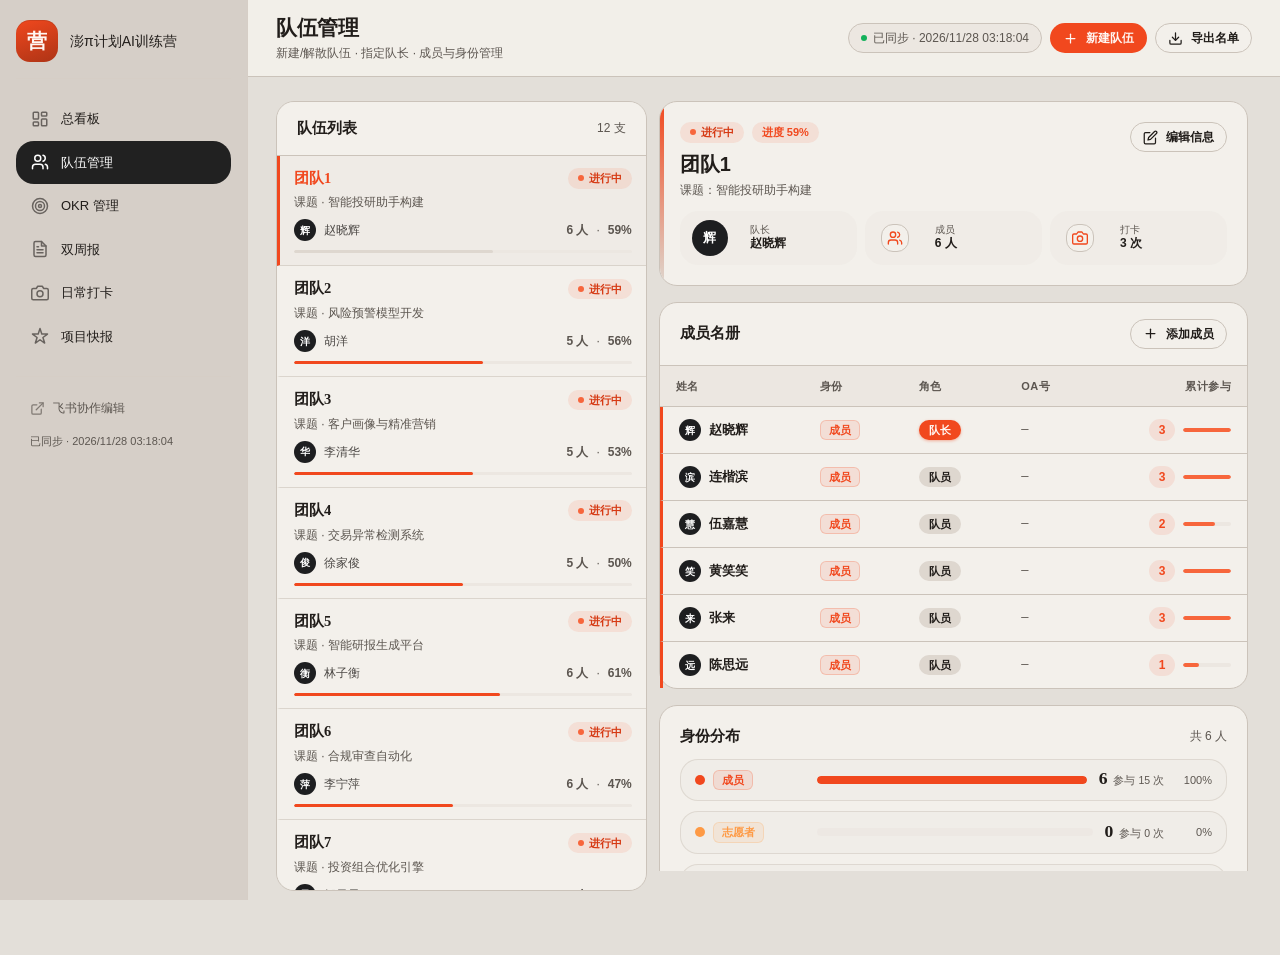
<file: team-management.html>
﻿<!DOCTYPE html>
<html lang="zh-CN">
<head>
<meta charset="UTF-8">
<meta name="viewport" content="width=device-width, initial-scale=1.0">
<title>队伍管理 · 澎π计划AI训练营运营进度看板</title>
<link rel="stylesheet" href="assets/css/kanban.css?v=10">
<style>
  /* 本页专属：左右分栏 + 队伍卡片 + 成员名册 + danger 按钮 */
  .team-layout { grid-template-columns: 1fr 1.6fr; align-items: start; }
  .team-detail-panel { max-height: calc(100vh - 130px); overflow-y: auto; padding-right: 4px; }
  .team-detail-panel::-webkit-scrollbar { width: 5px; }
  .team-detail-panel::-webkit-scrollbar-thumb { background: var(--border); border-radius: 3px; }
  @media (max-width: 980px) {
    .team-layout { grid-template-columns: 1fr; }
    .team-list-wrap { position: static !important; max-height: none !important; }
    .team-detail-panel { max-height: none !important; overflow: visible !important; }
  }
  .team-list-wrap { position: sticky; top: 88px; max-height: calc(100vh - 110px); overflow-y: auto; }

  /* ---- 队伍列表卡片 ---- */
  .team-row {
    display: block; padding: 12px 14px; border-bottom: 1px solid color-mix(in srgb, var(--border) 60%, transparent);
    cursor: pointer; transition: background 0.12s; border-left: 3px solid transparent;
  }
  .team-row:hover { background: color-mix(in srgb, var(--accent) 14%, transparent); }
  .team-row.active { background: color-mix(in srgb, var(--accent) 22%, transparent); border-left-color: var(--primary); }
  .team-row.active .team-row-name { color: var(--primary); }
  .team-row-head { display: flex; align-items: center; gap: 8px; }
  .team-row-head .status { margin-left: auto; }
  .team-row-name { font-family: var(--font-serif); font-weight: 600; font-size: 14.5px; }
  .team-row-topic { font-size: 12px; color: var(--muted-foreground); margin-top: 4px; }
  .team-row-foot { display: flex; align-items: center; gap: 7px; margin-top: 8px; font-size: 12px; color: color-mix(in srgb, var(--foreground) 80%, transparent); justify-content: space-between; }
  .team-row-foot .text-muted { color: var(--muted-foreground); }
  .team-row-bar { height: 3px; border-radius: 999px; background: var(--muted); margin-top: 9px; overflow: hidden; }
  .team-row-bar > i { display: block; height: 100%; border-radius: 999px; background: var(--primary); }
  .team-row.active .team-row-bar > i { background: var(--accent); }

  /* ---- 队伍详情头 ---- */
  .team-hero { position: relative; overflow: hidden; }
  .team-hero::before { content: ''; position: absolute; left: 0; top: 0; bottom: 0; width: 4px; background: linear-gradient(180deg, var(--primary), var(--accent)); }
  .team-head-card { display: flex; align-items: flex-start; gap: 16px; flex-wrap: wrap; }
  .team-head-card .team-title { flex: 1; min-width: 220px; }
  .team-head-card h2 { font-size: 1.25rem; }
  .team-head-card .team-topic { font-size: 12px; color: var(--muted-foreground); margin-top: 3px; }
  .team-meta { display: grid; grid-template-columns: repeat(auto-fit, minmax(130px, 1fr)); gap: 8px; margin-top: 12px; }
  .team-meta .tm-item { display: flex; align-items: center; gap: 8px; padding: 7px 10px; background: color-mix(in srgb, var(--muted) 40%, transparent); border-radius: var(--radius); }
  .team-meta .tm-visual { width: 40px; height: 40px; display: grid; place-items: center; flex-shrink: 0; margin-right: 12px; }
  .team-meta .tm-ico { width: 28px; height: 28px; border-radius: calc(var(--radius) - 6px); display: grid; place-items: center; background: var(--card); border: 1px solid var(--border); color: var(--primary); }
  .team-meta .tm-label { font-size: 10px; color: var(--muted-foreground); line-height: 1.1; }
  .team-meta .tm-val { font-size: 12px; font-weight: 600; line-height: 1.2; margin-top: 1px; }

  /* ---- 身份分布卡 ---- */
  .id-dist { display: flex; flex-direction: column; gap: 10px; }
  .id-row { display: flex; align-items: center; gap: 12px; padding: 10px 14px; border-radius: var(--radius); background: color-mix(in srgb, var(--muted) 35%, transparent); border: 1px solid color-mix(in srgb, var(--border) 50%, transparent); transition: border-color 0.15s; }
  .id-row:hover { border-color: var(--border); }
  .id-row-label { display: flex; align-items: center; gap: 8px; flex: 0 0 110px; }
  .id-row-dot { width: 10px; height: 10px; border-radius: 50%; flex-shrink: 0; }
  .id-row-name { font-size: 13px; font-weight: 600; }
  .id-row-bar { flex: 1; height: 8px; border-radius: 999px; background: color-mix(in srgb, var(--muted) 60%, transparent); overflow: hidden; }
  .id-row-bar > i { display: block; height: 100%; border-radius: 999px; transition: width 0.4s ease; }
  .id-row-vals { display: flex; align-items: baseline; gap: 6px; flex: 0 0 auto; }
  .id-row-num { font-family: var(--font-serif); font-weight: 700; font-size: 1.1rem; line-height: 1; }
  .id-row-foot { font-size: 10.5px; color: var(--muted-foreground); white-space: nowrap; }
  .id-row-pct { font-size: 11px; color: var(--muted-foreground); font-variant-numeric: tabular-nums; flex: 0 0 36px; text-align: right; }

  /* ---- 角色徽标 ---- */
  .chip-accent { background: var(--primary); color: var(--primary-foreground); font-weight: 700; box-shadow: 0 1px 3px color-mix(in srgb, var(--primary) 40%, transparent); }
  .chip-primary { background: color-mix(in srgb, var(--primary) 10%, transparent); color: var(--primary); }

  /* ---- 成员名册：参与次数 ---- */
  .cnt-cell { display: flex; align-items: center; gap: 8px; justify-content: flex-end; }
  .cnt-pill { display: inline-block; min-width: 26px; text-align: center; padding: 2px 8px; border-radius: 999px; background: color-mix(in srgb, var(--primary) 10%, transparent); color: var(--primary); font-variant-numeric: tabular-nums; font-weight: 600; font-size: 12px; }
  .cnt-pill.cnt-zero { background: var(--muted); color: var(--muted-foreground); }
  .cnt-bar { display: block; width: 48px; height: 4px; border-radius: 999px; background: var(--muted); overflow: hidden; }
  .cnt-bar > i { display: block; height: 100%; border-radius: 999px; background: var(--c-doing); }

  /* ---- 表头排序 ---- */
  .sortable { cursor: pointer; user-select: none; }
  .sortable:hover { color: var(--foreground); }
  .sortable .sort-ico { opacity: 0.4; margin-left: 3px; vertical-align: middle; }

  /* ---- danger ---- */
  .btn-danger { border-color: color-mix(in srgb, var(--c-risk) 45%, transparent); color: var(--c-risk); background: color-mix(in srgb, var(--c-risk) 6%, transparent); }
  .btn-danger:hover { background: color-mix(in srgb, var(--c-risk) 12%, transparent); border-color: var(--c-risk); }
  .danger-zone { margin-top: 14px; padding: 14px 18px; border: 1px dashed color-mix(in srgb, var(--c-risk) 40%, transparent); border-radius: var(--radius); display: flex; align-items: center; gap: 12px; }
  .danger-zone .dz-text { flex: 1; }
  .danger-zone .dz-title { font-size: 13px; font-weight: 600; color: var(--c-risk); }
  .danger-zone .dz-desc { font-size: 11.5px; color: var(--muted-foreground); margin-top: 2px; }
  .readonly-hint { display: flex; align-items: center; gap: 8px; padding: 9px 14px; border-radius: calc(var(--radius) - 6px); background: color-mix(in srgb, var(--muted) 50%, transparent); font-size: 12px; color: var(--muted-foreground); margin-bottom: 14px; }
  .readonly-hint svg { width: 15px; height: 15px; flex-shrink: 0; }
</style>
</head>
<body>
<script src="assets/js/data.js"></script>
<script src="assets/js/app.js?v=11"></script>
<script>
(function () {
  // ---- 工具栏按钮（权限感知）----
  let tools = '';
  if (K.canManage()) {
    tools += '<button class="btn btn-primary btn-sm" onclick="K.feishuTip(\'teams\',\'新建队伍\')">' + K.icon('plus', 15) + ' 新建队伍</button>';
  }
  tools += '<button class="btn btn-outline btn-sm" onclick="exportMemberList()">' + K.icon('download', 15) + ' 导出名单</button>';

  const view = K.mount('teams', {
    title: '队伍管理',
    crumb: '新建/解散队伍 · 指定队长 · 成员与身份管理',
    tools: tools
  });

  const teams = K.teams();
  const params = new URLSearchParams(location.search);
  let selId = params.get('team');
  if (!selId || !K.team(selId)) selId = teams.length ? teams[0].id : null;
  const team = selId ? K.team(selId) : null;

  // ---- 累计参与次数：关联列按成员ID，其他参与人文本列按姓名匹配 ----
  const partCountOf = (memberId, teamId) => {
    const m = K.member(memberId);
    return K.checkins(teamId).filter(c =>
      (c.teamParticipantIds || []).indexOf(memberId) !== -1
      || (m && (c.extraParticipants || []).indexOf(m.name) !== -1)
    ).length;
  };

  // 队伍状态徽标（"运转中"视为进行中色调，复用 K.statusChip）
  const teamStatusChip = (s) => K.statusChip(s === '运转中' ? '进行中' : s);
  // 身份 → 颜色 token
  const idToken = (identity) => ({ '成员': '--id-member', '志愿者': '--id-volunteer', '内部导师': '--id-mentor-in', '外部导师': '--id-mentor-out' }[identity] || '--id-member');
  // 角色徽标：队长高亮
  const roleChip = (role) => role === '队长'
    ? '<span class="chip chip-accent">' + K.escape(role) + '</span>'
    : '<span class="chip">' + K.escape(role) + '</span>';

  let html = '';

  // ---- 主布局：左列表 + 右详情 ----
  html += '<div class="grid team-layout">';

  // ===== 左：队伍列表 =====
  html += '<div class="card card-flush team-list-wrap"><div class="card-head"><h2>队伍列表</h2><div class="head-spacer"></div><span class="text-muted text-sm">' + teams.length + ' 支</span></div><div class="card-body">';
  if (!teams.length) {
    html += '<div class="empty">' + K.icon('users', 40) + '<div>暂无队伍数据</div></div>';
  } else {
    teams.forEach(t => {
      const active = t.id === selId ? ' active' : '';
      const prog = K.teamProgress(t.id);
      html += '<div class="team-row' + active + '" onclick="location.href=\'team-management.html?team=' + encodeURIComponent(t.id) + '\'">';
      html += '<div class="team-row-head"><span class="team-row-name">' + K.escape(t.name) + '</span>' + teamStatusChip(t.status) + '</div>';
      html += '<div class="team-row-topic truncate">课题 · ' + K.escape(t.topic) + '</div>';
      html += '<div class="team-row-foot">';
      html += '<span class="flex items-center gap-2">' + K.avatar(t.leader, 'sm') + '<span>' + K.escape(t.leader) + '</span></span>';
      html += '<span class="flex items-center gap-2 text-muted"><span class="tnum">' + t.memberCount + ' 人</span><span>·</span><span class="tnum">' + prog + '%</span></span>';
      html += '</div>';
      html += '<div class="team-row-bar"><i style="width:' + prog + '%"></i></div>';
      html += '</div>';
    });
  }
  html += '</div></div>';

  // ===== 右：选中队伍详情（可滚动容器）=====
  html += '<div class="team-detail-panel">';

  if (!team) {
    html += '<div class="card card-pad"><div class="empty">' + K.icon('users', 40) + '<div>未选中队伍或数据为空</div><div class="text-sm mt-2">请在左侧选择一支队伍查看详情</div></div></div>';
  } else {
    const members = K.members(team.id);
    const idStats = K.identityStats(team.id);
    const teamCheckins = K.checkins(team.id);
    const teamProg = K.teamProgress(team.id);

    // --- 队伍详情头 ---
    html += '<div class="card card-pad mb-4 team-hero">';
    html += '<div class="team-head-card">';
    html += '<div class="team-title">';
    html += '<div class="flex items-center gap-2">' + teamStatusChip(team.status) + '<span class="chip chip-primary">进度 ' + teamProg + '%</span></div>';
    html += '<h2 class="mt-2">' + K.escape(team.name) + '</h2>';
    html += '<div class="team-topic">课题：' + K.escape(team.topic) + '</div>';
    html += '</div>';
    if (K.canEdit()) {
      html += '<button class="btn btn-outline btn-sm" onclick="K.feishuTip(\'teams\',\'编辑队伍信息\')">' + K.icon('edit', 15) + ' 编辑信息</button>';
    }
    html += '</div>';
    // 元信息网格：队长 / 成员 / 打卡
    const metaItem = (label, val, visual) => '<div class="tm-item"><div class="tm-visual">' + visual + '</div><div class="tm-text"><div class="tm-label">' + label + '</div><div class="tm-val">' + val + '</div></div></div>';
    html += '<div class="team-meta">';
    html += metaItem('队长', K.escape(team.leader), K.avatar(team.leader, 'lg'));
    html += metaItem('成员', '<span class="tnum">' + members.length + '</span> 人', '<span class="tm-ico">' + K.icon('users', 16) + '</span>');
    html += metaItem('打卡', '<span class="tnum">' + teamCheckins.length + '</span> 次', '<span class="tm-ico">' + K.icon('camera', 16) + '</span>');
    html += '</div>';
    html += '</div>';

    // --- 成员名册 ---
    html += '<div class="card card-flush mb-4"><div class="card-head"><h2>成员名册</h2><div class="head-spacer"></div>';
    if (K.canEdit()) {
      html += '<button class="btn btn-outline btn-sm" onclick="K.feishuTip(\'members\',\'添加成员\')">' + K.icon('plus', 15) + ' 添加成员</button>';
    }
    html += '</div><div class="card-body">';
    if (!members.length) {
      html += '<div class="empty">' + K.icon('users', 40) + '<div>该队伍暂无成员</div></div>';
    } else {
      // 参与次数最大值，用于迷你条比例
      const maxCnt = members.reduce((mx, m) => Math.max(mx, partCountOf(m.id, team.id)), 0) || 1;
      html += '<div class="table-wrap"><table class="table"><thead><tr>';
      html += '<th>姓名</th>';
      html += '<th>身份</th>';
      html += '<th>角色</th>';
      html += '<th>OA号</th>';
      html += '<th class="text-right">累计参与</th>';
      html += '</tr></thead><tbody>';
      members.forEach(m => {
        const cnt = partCountOf(m.id, team.id);
        const pct = Math.round(cnt / maxCnt * 100);
        const cntPill = cnt > 0
          ? '<span class="cnt-pill">' + cnt + '</span>'
          : '<span class="cnt-pill cnt-zero">0</span>';
        html += '<tr>';
        html += '<td class="cell-strong" style="border-left:3px solid var(' + idToken(m.identity) + ')"><div class="flex items-center gap-2">' + K.avatar(m.name, 'sm') + '<span>' + K.escape(m.name) + '</span></div></td>';
        html += '<td>' + K.identityBadge(m.identity) + '</td>';
        html += '<td>' + roleChip(m.role) + '</td>';
        html += '<td class="cell-muted mono">' + K.escape(m.oa || '—') + '</td>';
        html += '<td class="text-right"><div class="cnt-cell">' + cntPill + '<span class="cnt-bar"><i style="width:' + pct + '%"></i></span></div></td>';
        html += '</tr>';
      });
      html += '</tbody></table></div>';
    }
    html += '</div></div>';

    // --- 身份分布 ---
    const totalMembers = members.length || 1;
    const maxIdCount = Math.max(1, ...idStats.map(s => s.count));
    const idColors = { '成员': 'var(--id-member)', '志愿者': 'var(--id-volunteer)', '内部导师': 'var(--id-mentor-in)', '外部导师': 'var(--id-mentor-out)' };
    html += '<div class="card card-pad mb-4"><div class="card-head" style="padding:0 0 12px;border:none"><h2>身份分布</h2><div class="head-spacer"></div><span class="text-muted text-sm">共 ' + members.length + ' 人</span></div>';
    html += '<div class="id-dist">';
    idStats.forEach(s => {
      const pct = Math.round(s.count / totalMembers * 100);
      const barPct = Math.round(s.count / maxIdCount * 100);
      const color = idColors[s.identity] || 'var(--id-member)';
      html += '<div class="id-row">';
      html += '<div class="id-row-label"><span class="id-row-dot" style="background:' + color + '"></span><span class="id-row-name">' + K.identityBadge(s.identity) + '</span></div>';
      html += '<div class="id-row-bar"><i style="width:' + barPct + '%;background:' + color + '"></i></div>';
      html += '<div class="id-row-vals"><span class="id-row-num tnum">' + s.count + '</span><span class="id-row-foot">参与 ' + s.participation + ' 次</span></div>';
      html += '<div class="id-row-pct">' + pct + '%</div>';
      html += '</div>';
    });
    html += '</div></div>';

    // --- 解散队伍（仅管理员）---
    if (K.canManage()) {
      html += '<div class="danger-zone">';
      html += '<div class="dz-text"><div class="dz-title">解散队伍</div><div class="dz-desc">解散后将移除队伍及其关联数据，此操作不可撤销。</div></div>';
      html += '<button class="btn btn-danger btn-sm" onclick="K.feishuTip(\'teams\',\'解散队伍\')">' + K.icon('alert', 15) + ' 解散队伍</button>';
      html += '</div>';
    }
  }

  html += '</div>'; // /team-detail-panel
  html += '</div>'; // /team-layout

  view.innerHTML = html;
})();

// ---------- 导出成员名单 CSV ----------
function exportMemberList() {
  const members = K.members();
  const headers = ['队伍', '姓名', '身份', '角色', 'OA号'];
  const rows = members.map(m => {
    const t = K.team(m.teamId);
    return [t ? t.name : '', m.name, m.identity, m.role || '队员', m.oa || ''];
  });
  K.exportCSV('训练营成员名单.csv', headers, rows);
}
</script>
</body>
</html>
</file>
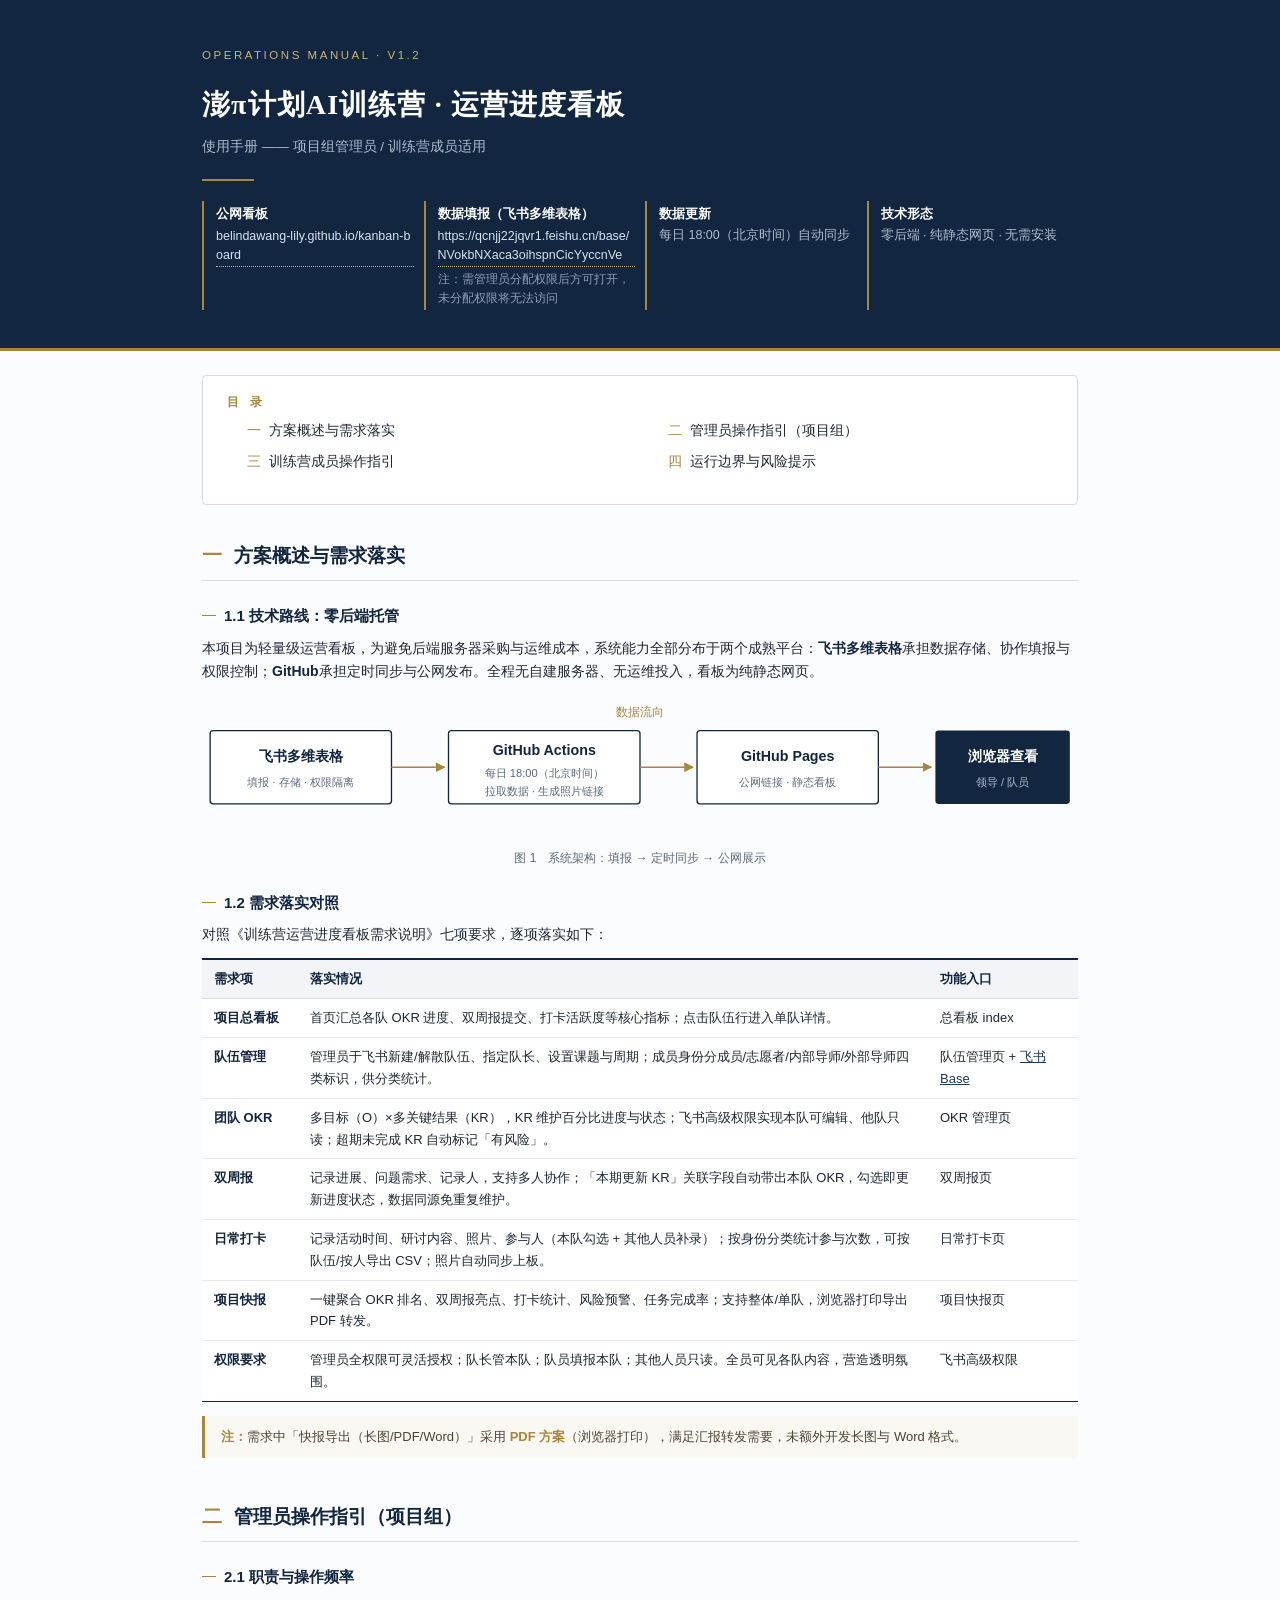
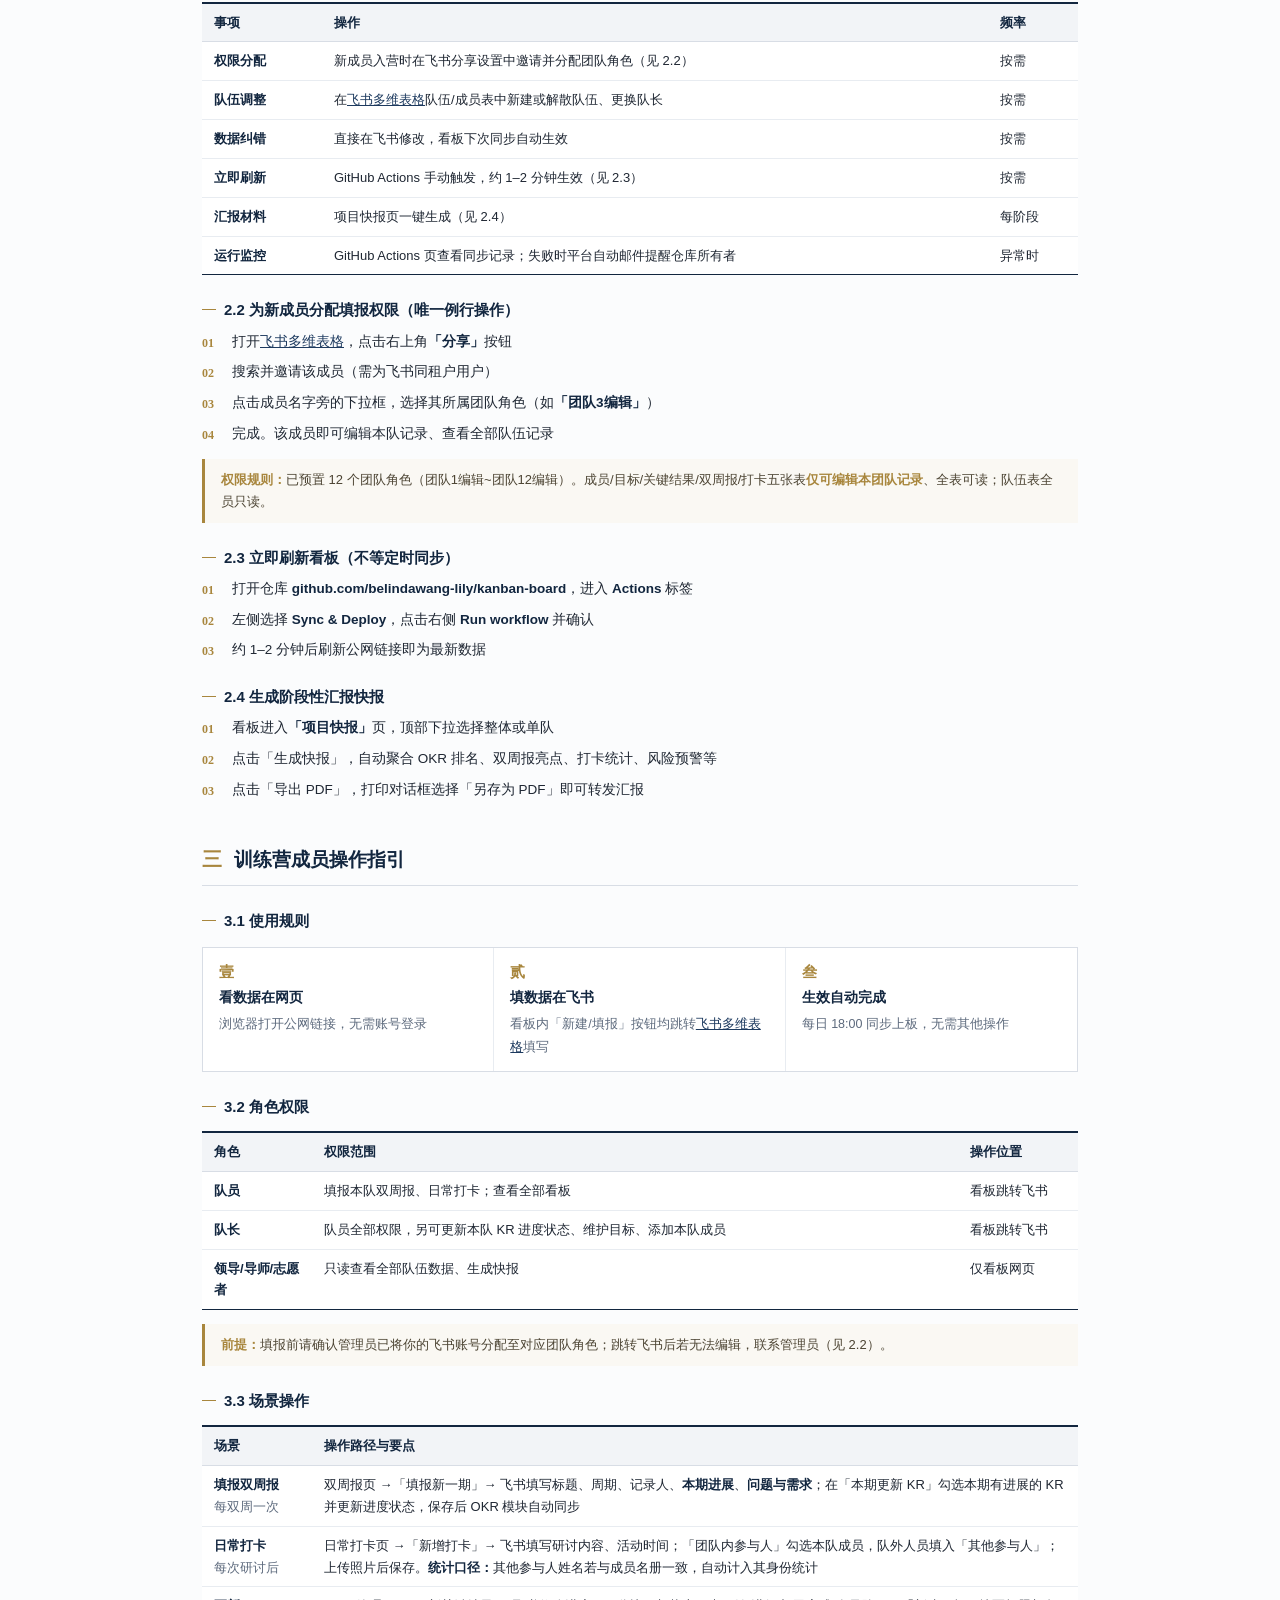
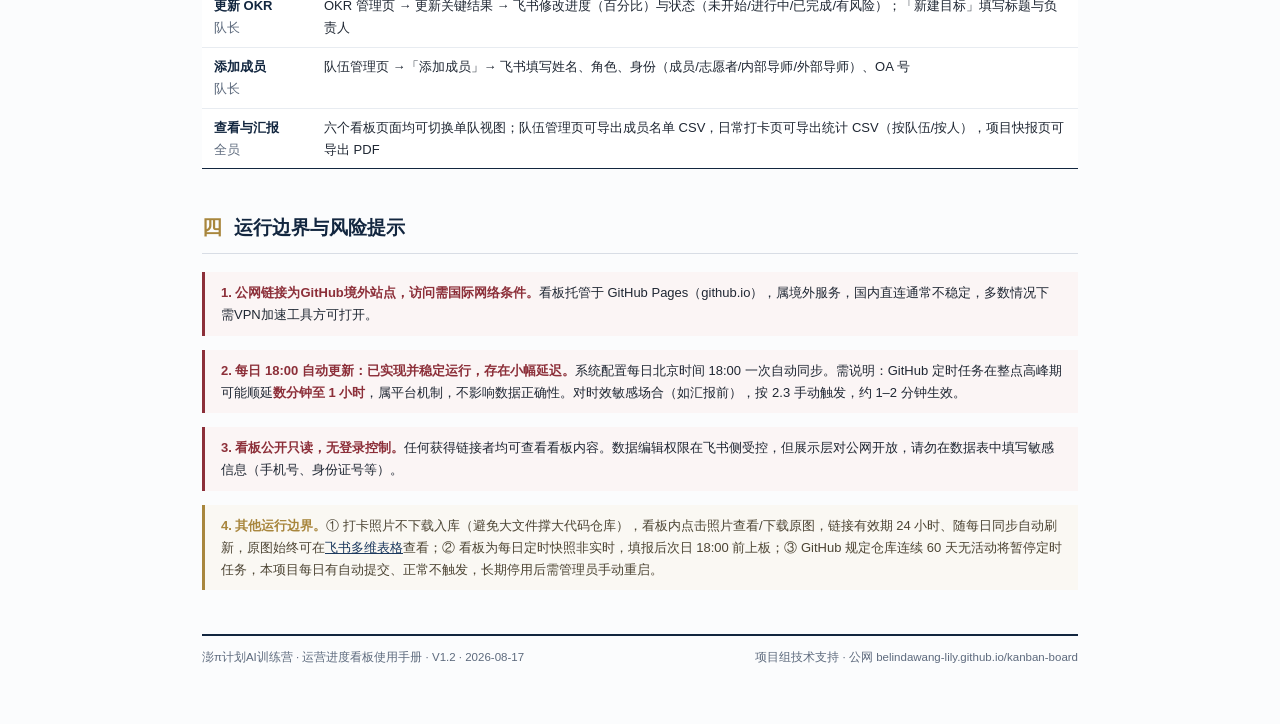
<file: USER_MANUAL.html>
<!-- Generated by Trae Work -->
<!DOCTYPE html>
<html lang="zh-CN">
<head>
<meta charset="UTF-8">
<meta name="viewport" content="width=device-width, initial-scale=1.0">
<title>澎π计划AI训练营 · 运营进度看板使用手册</title>
<style>
:root{
  --navy:#12263f; --navy2:#1d3a5f; --gold:#a8863d; --gold-l:#c9b57a;
  --ink:#1f2733; --muted:#5d6a7d; --rule:#d8dde5; --rule-l:#e8ecf1;
  --bg:#fbfcfd; --card:#ffffff; --red:#8c2f39;
}
*{margin:0;padding:0;box-sizing:border-box}
html{scroll-behavior:smooth}
body{font-family:"Microsoft YaHei","PingFang SC",sans-serif;background:var(--bg);
  color:var(--ink);font-size:14px;line-height:1.68}
.page{max-width:940px;margin:0 auto;padding:0 32px 56px}
.serif{font-family:Georgia,"Times New Roman","STZhongsong","SimSun",serif}

/* ---------- 封面 ---------- */
.cover{background:var(--navy);color:#fff;padding:46px 0 38px;border-bottom:3px solid var(--gold)}
.cover-inner{max-width:940px;margin:0 auto;padding:0 32px}
.cover .doc-no{font-size:11.5px;letter-spacing:.22em;color:var(--gold-l);margin-bottom:16px}
.cover h1{font-family:Georgia,"STZhongsong","SimSun",serif;font-size:28px;font-weight:700;letter-spacing:.04em}
.cover .sub{margin-top:8px;font-size:13.5px;color:#aebccd}
.cover .rule{width:52px;height:2px;background:var(--gold);margin:20px 0}
.cover .meta{display:grid;grid-template-columns:repeat(auto-fit,minmax(200px,1fr));gap:10px}
.cover .meta div{border-left:2px solid var(--gold);padding:2px 0 2px 12px;font-size:12.5px;color:#aebccd}
.cover .meta b{display:block;color:#fff;font-size:13px;font-weight:600}
.cover .meta a{display:block;color:#d8e2ee;text-decoration:none;border-bottom:1px dotted var(--gold-l);word-break:break-all;line-height:1.55;margin-top:2px}
.cover .meta a:hover{color:#fff}
.cover .meta i{display:block;font-style:normal;font-size:11.5px;color:#8fa0b5;margin-top:3px}

/* ---------- 目录 ---------- */
.toc{background:var(--card);border:1px solid var(--rule);border-radius:4px;padding:16px 24px;margin:24px 0 34px}
.toc h2{font-size:12px;letter-spacing:.3em;color:var(--gold);font-weight:600;margin-bottom:8px}
.toc ol{list-style:none;display:grid;grid-template-columns:1fr 1fr;gap:4px 36px}
.toc li{font-size:13.5px}
.toc a{color:var(--ink);text-decoration:none;display:flex;gap:8px}
.toc a:hover{color:var(--navy2);text-decoration:underline}
.toc .n{color:var(--gold);font-family:Georgia,serif;min-width:14px}

/* ---------- 章节 ---------- */
section{margin-bottom:42px}
h2.sec{font-family:Georgia,"STZhongsong","SimSun",serif;font-size:19px;color:var(--navy);
  padding-bottom:8px;margin-bottom:18px;border-bottom:1px solid var(--rule);display:flex;align-items:baseline;gap:10px}
h2.sec .no{font-size:20px;color:var(--gold);letter-spacing:.1em}
h3{font-size:15px;font-weight:700;color:var(--navy);margin:22px 0 8px}
h3::before{content:"";display:inline-block;width:14px;height:1px;background:var(--gold);vertical-align:middle;margin-right:8px;margin-bottom:3px}
p{margin-bottom:10px}
strong{color:var(--navy)}
a{color:var(--navy2)}
ul,ol{padding-left:20px;margin-bottom:10px}
li{margin-bottom:4px}

/* ---------- 表格：三线表 ---------- */
.tw{overflow-x:auto;margin:12px 0;border-top:2px solid var(--navy);border-bottom:1px solid var(--navy);background:var(--card)}
table{width:100%;border-collapse:collapse;font-size:13px;min-width:620px}
th{background:#f2f4f7;color:var(--navy);text-align:left;padding:8px 12px;font-weight:600;
  border-bottom:1px solid var(--rule);white-space:nowrap}
td{padding:8px 12px;border-bottom:1px solid var(--rule-l);vertical-align:top}
tr:last-child td{border-bottom:none}
td b{color:var(--navy)}

/* ---------- 提示框 ---------- */
.note{border-left:3px solid var(--gold);background:#faf8f3;padding:10px 16px;margin:14px 0;font-size:13px;color:#4c4433}
.note b{color:var(--gold)}
.warn{border-left:3px solid var(--red);background:#fbf5f5;padding:10px 16px;margin:14px 0;font-size:13px}
.warn b{color:var(--red)}

/* ---------- 步骤：紧凑编号 ---------- */
ol.steps{list-style:none;counter-reset:s;padding-left:0}
ol.steps>li{counter-increment:s;position:relative;padding-left:30px;margin-bottom:8px;font-size:13.5px}
ol.steps>li::before{content:counter(s,decimal-leading-zero);position:absolute;left:0;top:2px;
  font-family:Georgia,serif;font-size:12px;color:var(--gold);font-weight:700}
ol.steps>li b{color:var(--navy)}

/* ---------- 架构图 ---------- */
figure{margin:16px 0;text-align:center}
figure svg{max-width:100%;height:auto}
figcaption{font-size:12px;color:var(--muted);margin-top:6px}

/* ---------- 快速规则卡 ---------- */
.rules{display:grid;grid-template-columns:repeat(auto-fit,minmax(220px,1fr));border:1px solid var(--rule);background:var(--card);margin:14px 0}
.rules .r{padding:12px 16px;border-right:1px solid var(--rule-l)}
.rules .r:last-child{border-right:none}
.rules .r .k{font-family:Georgia,serif;font-size:15px;color:var(--gold);font-weight:700}
.rules .r b{display:block;color:var(--navy);font-size:13.5px;margin:2px 0}
.rules .r span{font-size:12.5px;color:var(--muted)}

footer{border-top:2px solid var(--navy);margin-top:44px;padding-top:12px;font-size:11.5px;color:var(--muted);
  display:flex;justify-content:space-between;flex-wrap:wrap;gap:6px}

@media print{
  body{background:#fff}
  .cover{-webkit-print-color-adjust:exact;print-color-adjust:exact}
  section{page-break-inside:avoid}
  a{text-decoration:none}
}
@media (max-width:640px){
  .page{padding:0 16px 40px}
  .toc ol{grid-template-columns:1fr}
  table{min-width:520px}
}
</style>
</head>
<body>

<div class="cover">
  <div class="cover-inner">
    <div class="doc-no">OPERATIONS MANUAL · V1.2</div>
    <h1>澎π计划AI训练营 · 运营进度看板</h1>
    <div class="sub">使用手册 —— 项目组管理员 / 训练营成员适用</div>
    <div class="rule"></div>
    <div class="meta">
      <div><b>公网看板</b><a href="https://belindawang-lily.github.io/kanban-board/" target="_blank" rel="noopener">belindawang-lily.github.io/kanban-board</a></div>
      <div><b>数据填报（飞书多维表格）</b><a href="https://qcnjj22jqvr1.feishu.cn/base/NVokbNXaca3oihspnCicYyccnVe" target="_blank" rel="noopener">https://qcnjj22jqvr1.feishu.cn/base/NVokbNXaca3oihspnCicYyccnVe</a><i>注：需管理员分配权限后方可打开，未分配权限将无法访问</i></div>
      <div><b>数据更新</b>每日 18:00（北京时间）自动同步</div>
      <div><b>技术形态</b>零后端 · 纯静态网页 · 无需安装</div>
    </div>
  </div>
</div>

<div class="page">

<nav class="toc">
  <h2>目 录</h2>
  <ol>
    <li><a href="#s1"><span class="n">一</span>方案概述与需求落实</a></li>
    <li><a href="#s2"><span class="n">二</span>管理员操作指引（项目组）</a></li>
    <li><a href="#s3"><span class="n">三</span>训练营成员操作指引</a></li>
    <li><a href="#s4"><span class="n">四</span>运行边界与风险提示</a></li>
  </ol>
</nav>

<!-- ============ 一 ============ -->
<section id="s1">
  <h2 class="sec"><span class="no">一</span>方案概述与需求落实</h2>

  <h3>1.1 技术路线：零后端托管</h3>
  <p>本项目为轻量级运营看板，为避免后端服务器采购与运维成本，系统能力全部分布于两个成熟平台：<strong>飞书多维表格</strong>承担数据存储、协作填报与权限控制；<strong>GitHub</strong>承担定时同步与公网发布。全程无自建服务器、无运维投入，看板为纯静态网页。</p>

  <figure>
    <svg viewBox="0 0 860 132" xmlns="http://www.w3.org/2000/svg" font-family="Microsoft YaHei,sans-serif">
      <defs><marker id="ar" viewBox="0 0 10 10" refX="9" refY="5" markerWidth="6" markerHeight="6" orient="auto-start-reverse"><path d="M0,0 L10,5 L0,10 z" fill="#a8863d"/></marker></defs>
      <rect x="8" y="30" width="178" height="72" rx="3" fill="#fff" stroke="#12263f" stroke-width="1.3"/>
      <text x="97" y="60" text-anchor="middle" font-size="14" font-weight="bold" fill="#12263f">飞书多维表格</text>
      <text x="97" y="84" text-anchor="middle" font-size="11" fill="#5d6a7d">填报 · 存储 · 权限隔离</text>
      <line x1="186" y1="66" x2="238" y2="66" stroke="#a8863d" stroke-width="1.6" marker-end="url(#ar)"/>
      <rect x="242" y="30" width="188" height="72" rx="3" fill="#fff" stroke="#12263f" stroke-width="1.3"/>
      <text x="336" y="54" text-anchor="middle" font-size="14" font-weight="bold" fill="#12263f">GitHub Actions</text>
      <text x="336" y="76" text-anchor="middle" font-size="11" fill="#5d6a7d">每日 18:00（北京时间）</text>
      <text x="336" y="93" text-anchor="middle" font-size="11" fill="#5d6a7d">拉取数据 · 生成照片链接</text>
      <line x1="430" y1="66" x2="482" y2="66" stroke="#a8863d" stroke-width="1.6" marker-end="url(#ar)"/>
      <rect x="486" y="30" width="178" height="72" rx="3" fill="#fff" stroke="#12263f" stroke-width="1.3"/>
      <text x="575" y="60" text-anchor="middle" font-size="14" font-weight="bold" fill="#12263f">GitHub Pages</text>
      <text x="575" y="84" text-anchor="middle" font-size="11" fill="#5d6a7d">公网链接 · 静态看板</text>
      <line x1="664" y1="66" x2="716" y2="66" stroke="#a8863d" stroke-width="1.6" marker-end="url(#ar)"/>
      <rect x="720" y="30" width="132" height="72" rx="3" fill="#12263f"/>
      <text x="786" y="60" text-anchor="middle" font-size="14" font-weight="bold" fill="#fff">浏览器查看</text>
      <text x="786" y="84" text-anchor="middle" font-size="11" fill="#aebccd">领导 / 队员</text>
      <text x="430" y="16" text-anchor="middle" font-size="11.5" fill="#a8863d">数据流向</text>
    </svg>
    <figcaption>图 1　系统架构：填报 → 定时同步 → 公网展示</figcaption>
  </figure>

  <h3>1.2 需求落实对照</h3>
  <p>对照《训练营运营进度看板需求说明》七项要求，逐项落实如下：</p>
  <div class="tw"><table>
    <tr><th style="width:96px">需求项</th><th>落实情况</th><th style="width:150px">功能入口</th></tr>
    <tr><td><b>项目总看板</b></td><td>首页汇总各队 OKR 进度、双周报提交、打卡活跃度等核心指标；点击队伍行进入单队详情。</td><td>总看板 index</td></tr>
    <tr><td><b>队伍管理</b></td><td>管理员于飞书新建/解散队伍、指定队长、设置课题与周期；成员身份分成员/志愿者/内部导师/外部导师四类标识，供分类统计。</td><td>队伍管理页 + <a href="https://qcnjj22jqvr1.feishu.cn/base/NVokbNXaca3oihspnCicYyccnVe" target="_blank" rel="noopener">飞书 Base</a></td></tr>
    <tr><td><b>团队 OKR</b></td><td>多目标（O）×多关键结果（KR），KR 维护百分比进度与状态；飞书高级权限实现本队可编辑、他队只读；超期未完成 KR 自动标记「有风险」。</td><td>OKR 管理页</td></tr>
    <tr><td><b>双周报</b></td><td>记录进展、问题需求、记录人，支持多人协作；「本期更新 KR」关联字段自动带出本队 OKR，勾选即更新进度状态，数据同源免重复维护。</td><td>双周报页</td></tr>
    <tr><td><b>日常打卡</b></td><td>记录活动时间、研讨内容、照片、参与人（本队勾选 + 其他人员补录）；按身份分类统计参与次数，可按队伍/按人导出 CSV；照片自动同步上板。</td><td>日常打卡页</td></tr>
    <tr><td><b>项目快报</b></td><td>一键聚合 OKR 排名、双周报亮点、打卡统计、风险预警、任务完成率；支持整体/单队，浏览器打印导出 PDF 转发。</td><td>项目快报页</td></tr>
    <tr><td><b>权限要求</b></td><td>管理员全权限可灵活授权；队长管本队；队员填报本队；其他人员只读。全员可见各队内容，营造透明氛围。</td><td>飞书高级权限</td></tr>
  </table></div>
  <div class="note"><b>注：</b>需求中「快报导出（长图/PDF/Word）」采用 <b>PDF 方案</b>（浏览器打印），满足汇报转发需要，未额外开发长图与 Word 格式。</div>
</section>

<!-- ============ 二 ============ -->
<section id="s2">
  <h2 class="sec"><span class="no">二</span>管理员操作指引（项目组）</h2>

  <h3>2.1 职责与操作频率</h3>
  <div class="tw"><table>
    <tr><th style="width:120px">事项</th><th>操作</th><th style="width:90px">频率</th></tr>
    <tr><td><b>权限分配</b></td><td>新成员入营时在飞书分享设置中邀请并分配团队角色（见 2.2）</td><td>按需</td></tr>
    <tr><td><b>队伍调整</b></td><td>在<a href="https://qcnjj22jqvr1.feishu.cn/base/NVokbNXaca3oihspnCicYyccnVe" target="_blank" rel="noopener">飞书多维表格</a>队伍/成员表中新建或解散队伍、更换队长</td><td>按需</td></tr>
    <tr><td><b>数据纠错</b></td><td>直接在飞书修改，看板下次同步自动生效</td><td>按需</td></tr>
    <tr><td><b>立即刷新</b></td><td>GitHub Actions 手动触发，约 1–2 分钟生效（见 2.3）</td><td>按需</td></tr>
    <tr><td><b>汇报材料</b></td><td>项目快报页一键生成（见 2.4）</td><td>每阶段</td></tr>
    <tr><td><b>运行监控</b></td><td>GitHub Actions 页查看同步记录；失败时平台自动邮件提醒仓库所有者</td><td>异常时</td></tr>
  </table></div>

  <h3>2.2 为新成员分配填报权限（唯一例行操作）</h3>
  <ol class="steps">
    <li>打开<a href="https://qcnjj22jqvr1.feishu.cn/base/NVokbNXaca3oihspnCicYyccnVe" target="_blank" rel="noopener">飞书多维表格</a>，点击右上角<b>「分享」</b>按钮</li>
    <li>搜索并邀请该成员（需为飞书同租户用户）</li>
    <li>点击成员名字旁的下拉框，选择其所属团队角色（如<b>「团队3编辑」</b>）</li>
    <li>完成。该成员即可编辑本队记录、查看全部队伍记录</li>
  </ol>
  <div class="note"><b>权限规则：</b>已预置 12 个团队角色（团队1编辑~团队12编辑）。成员/目标/关键结果/双周报/打卡五张表<b>仅可编辑本团队记录</b>、全表可读；队伍表全员只读。</div>

  <h3>2.3 立即刷新看板（不等定时同步）</h3>
  <ol class="steps">
    <li>打开仓库 <b>github.com/belindawang-lily/kanban-board</b>，进入 <b>Actions</b> 标签</li>
    <li>左侧选择 <b>Sync &amp; Deploy</b>，点击右侧 <b>Run workflow</b> 并确认</li>
    <li>约 1–2 分钟后刷新公网链接即为最新数据</li>
  </ol>

  <h3>2.4 生成阶段性汇报快报</h3>
  <ol class="steps">
    <li>看板进入<b>「项目快报」</b>页，顶部下拉选择整体或单队</li>
    <li>点击「生成快报」，自动聚合 OKR 排名、双周报亮点、打卡统计、风险预警等</li>
    <li>点击「导出 PDF」，打印对话框选择「另存为 PDF」即可转发汇报</li>
  </ol>
</section>

<!-- ============ 三 ============ -->
<section id="s3">
  <h2 class="sec"><span class="no">三</span>训练营成员操作指引</h2>

  <h3>3.1 使用规则</h3>
  <div class="rules">
    <div class="r"><span class="k">壹</span><b>看数据在网页</b><span>浏览器打开公网链接，无需账号登录</span></div>
    <div class="r"><span class="k">贰</span><b>填数据在飞书</b><span>看板内「新建/填报」按钮均跳转<a href="https://qcnjj22jqvr1.feishu.cn/base/NVokbNXaca3oihspnCicYyccnVe" target="_blank" rel="noopener">飞书多维表格</a>填写</span></div>
    <div class="r"><span class="k">叁</span><b>生效自动完成</b><span>每日 18:00 同步上板，无需其他操作</span></div>
  </div>

  <h3>3.2 角色权限</h3>
  <div class="tw"><table>
    <tr><th style="width:110px">角色</th><th>权限范围</th><th style="width:120px">操作位置</th></tr>
    <tr><td><b>队员</b></td><td>填报本队双周报、日常打卡；查看全部看板</td><td>看板跳转飞书</td></tr>
    <tr><td><b>队长</b></td><td>队员全部权限，另可更新本队 KR 进度状态、维护目标、添加本队成员</td><td>看板跳转飞书</td></tr>
    <tr><td><b>领导/导师/志愿者</b></td><td>只读查看全部队伍数据、生成快报</td><td>仅看板网页</td></tr>
  </table></div>
  <div class="note"><b>前提：</b>填报前请确认管理员已将你的飞书账号分配至对应团队角色；跳转飞书后若无法编辑，联系管理员（见 2.2）。</div>

  <h3>3.3 场景操作</h3>
  <div class="tw"><table>
    <tr><th style="width:110px">场景</th><th>操作路径与要点</th></tr>
    <tr><td><b>填报双周报</b><br><span style="font-weight:400;color:var(--muted)">每双周一次</span></td>
      <td>双周报页 →「填报新一期」→ 飞书填写标题、周期、记录人、<b>本期进展</b>、<b>问题与需求</b>；在「本期更新 KR」勾选本期有进展的 KR 并更新进度状态，保存后 OKR 模块自动同步</td></tr>
    <tr><td><b>日常打卡</b><br><span style="font-weight:400;color:var(--muted)">每次研讨后</span></td>
      <td>日常打卡页 →「新增打卡」→ 飞书填写研讨内容、活动时间；「团队内参与人」勾选本队成员，队外人员填入「其他参与人」；上传照片后保存。<b>统计口径：</b>其他参与人姓名若与成员名册一致，自动计入其身份统计</td></tr>
    <tr><td><b>更新 OKR</b><br><span style="font-weight:400;color:var(--muted)">队长</span></td>
      <td>OKR 管理页 → 更新关键结果 → 飞书修改进度（百分比）与状态（未开始/进行中/已完成/有风险）；「新建目标」填写标题与负责人</td></tr>
    <tr><td><b>添加成员</b><br><span style="font-weight:400;color:var(--muted)">队长</span></td>
      <td>队伍管理页 →「添加成员」→ 飞书填写姓名、角色、身份（成员/志愿者/内部导师/外部导师）、OA 号</td></tr>
    <tr><td><b>查看与汇报</b><br><span style="font-weight:400;color:var(--muted)">全员</span></td>
      <td>六个看板页面均可切换单队视图；队伍管理页可导出成员名单 CSV，日常打卡页可导出统计 CSV（按队伍/按人），项目快报页可导出 PDF</td></tr>
  </table></div>
</section>

<!-- ============ 四 ============ -->
<section id="s4">
  <h2 class="sec"><span class="no">四</span>运行边界与风险提示</h2>

  <div class="warn"><b>1. 公网链接为GitHub境外站点，访问需国际网络条件。</b>看板托管于 GitHub Pages（github.io），属境外服务，国内直连通常不稳定，多数情况下需VPN加速工具方可打开。</div>

  <div class="warn"><b>2. 每日 18:00 自动更新：已实现并稳定运行，存在小幅延迟。</b>系统配置每日北京时间 18:00 一次自动同步。需说明：GitHub 定时任务在整点高峰期可能顺延<b>数分钟至 1 小时</b>，属平台机制，不影响数据正确性。对时效敏感场合（如汇报前），按 2.3 手动触发，约 1–2 分钟生效。</div>

  <div class="warn"><b>3. 看板公开只读，无登录控制。</b>任何获得链接者均可查看看板内容。数据编辑权限在飞书侧受控，但展示层对公网开放，请勿在数据表中填写敏感信息（手机号、身份证号等）。</div>

  <div class="note"><b>4. 其他运行边界。</b>① 打卡照片不下载入库（避免大文件撑大代码仓库），看板内点击照片查看/下载原图，链接有效期 24 小时、随每日同步自动刷新，原图始终可在<a href="https://qcnjj22jqvr1.feishu.cn/base/NVokbNXaca3oihspnCicYyccnVe" target="_blank" rel="noopener">飞书多维表格</a>查看；② 看板为每日定时快照非实时，填报后次日 18:00 前上板；③ GitHub 规定仓库连续 60 天无活动将暂停定时任务，本项目每日有自动提交、正常不触发，长期停用后需管理员手动重启。</div>
</section>

<footer>
  <span>澎π计划AI训练营 · 运营进度看板使用手册 · V1.2 · 2026-08-17</span>
  <span>项目组技术支持 · 公网 belindawang-lily.github.io/kanban-board</span>
</footer>

</div>
</body>
</html>
</file>
<file: assets/css/kanban.css>
/* ==========================================================================
   澎π计划AI训练营 · 运营进度看板
   kanban.css — 基于 Vibe Camp 设计系统
   暖色调（沙色+赤陶橙）· 大圆角(18px) · 扁平无阴影 · Geist 字体
   ========================================================================== */

/* ---------- Vibe Camp 设计令牌 ---------- */
:root {
  /* brand */
  --brand-50: #fff4ee;
  --brand-100: #ffe6dc;
  --brand-200: #ffc8b5;
  --brand-300: #ffab8f;
  --brand-400: #ff845f;
  --brand-500: #f7663c;
  --brand-600: #f1481e;
  --brand-700: #d63a14;
  --brand-800: #ad2f13;
  --brand-900: #8a2914;

  /* surface */
  --background: #e3dfd9;
  --muted: #ece7e1;
  --card: #f3f0eb;
  --popover: #f7f4ef;

  /* text */
  --foreground: #211d1a;
  --muted-foreground: #5c5650;
  --card-foreground: #211d1a;
  --popover-foreground: #211d1a;
  --accent-foreground: #211d1a;
  --secondary-foreground: #ffffff;

  /* action */
  --primary: var(--brand-600);
  --primary-foreground: #fff7f3;
  --accent: #ded7cf;
  --input: #d7d1c9;
  --border: #cbc3ba;
  --secondary: #1d1e20;
  --ring: var(--brand-500);

  /* feedback */
  --destructive: #ef4444;
  --destructive-foreground: #ffffff;

  /* chart */
  --chart-1: #f7663c;
  --chart-2: #aea4fd;
  --chart-3: #13b15a;
  --chart-4: #84776e;
  --chart-5: #fe9a45;

  /* sidebar */
  --sidebar: #d2cbc3;
  --sidebar-foreground: #211d1a;
  --sidebar-primary: var(--primary);
  --sidebar-primary-foreground: var(--primary-foreground);
  --sidebar-accent: #212121;
  --sidebar-accent-foreground: #ffffff;
  --sidebar-border: #d6cec6;
  --sidebar-ring: var(--ring);

  /* typography */
  --font-sans: Geist, ui-sans-serif, sans-serif, system-ui, -apple-system, "PingFang SC", "Microsoft YaHei", sans-serif;
  --font-serif: "Playfair Display", ui-serif, serif;
  --font-mono: "Roboto Mono", ui-monospace, "Cascadia Code", "Consolas", monospace;
  --tracking-normal: 0em;

  /* radius */
  --radius: 18px;

  /* spacing */
  --spacing: 4px;

  /* shadow — Vibe Camp 使用透明阴影（扁平设计） */
  --shadow-2xs: transparent;
  --shadow-xs: 2px 2px 10px 4px transparent;
  --shadow-sm: 2px 2px 10px 4px transparent;
  --shadow: 2px 2px 10px 4px transparent;
  --shadow-md: 2px 2px 10px 4px transparent;
  --shadow-lg: 2px 2px 10px 4px transparent;
  --shadow-xl: 2px 2px 10px 4px transparent;

  /* 状态色 */
  --c-todo: #84776e;
  --c-todo-fg: #5c5650;
  --c-doing: #f7663c;
  --c-doing-fg: #d63a14;
  --c-done: #13b15a;
  --c-done-fg: #0e8c47;
  --c-risk: #ef4444;
  --c-risk-fg: #c93838;

  /* 身份色 */
  --id-member: var(--brand-600);
  --id-volunteer: var(--chart-5);
  --id-mentor-in: var(--chart-3);
  --id-mentor-out: var(--chart-2);

  /* 侧边栏宽度 */
  --sidebar-w: 248px;

  /* 兼容别名（旧令牌 → Vibe Camp） */
  --font-display: var(--font-serif);
  --r-pill: 999px;
  --r-panel: var(--radius);
  --r-sm: calc(var(--radius) - 6px);
  --gold-deep: var(--chart-5);
}

/* ---------- 基础重置 ---------- */
*, *::before, *::after { box-sizing: border-box; }
html { -webkit-text-size-adjust: 100%; }
body {
  margin: 0;
  font-family: var(--font-sans);
  font-size: 14px;
  line-height: 1.5;
  color: var(--foreground);
  background: var(--background);
  letter-spacing: var(--tracking-normal);
  -webkit-font-smoothing: antialiased;
  -moz-osx-font-smoothing: grayscale;
}
h1, h2, h3, h4 { font-family: var(--font-sans); font-weight: 600; margin: 0; line-height: 1.35; }
h1 { font-size: 1.4rem; letter-spacing: -0.02em; }
h2 { font-size: 1.05rem; }
h3 { font-size: 0.95rem; }
a { color: inherit; text-decoration: none; }
button { font-family: inherit; cursor: pointer; }
input, select, textarea { font-family: inherit; font-size: inherit; }
img { max-width: 100%; display: block; }
::selection { background: color-mix(in srgb, var(--primary) 18%, transparent); }
:focus-visible { outline: none; box-shadow: 0 0 0 2px var(--background), 0 0 0 4px var(--ring); }

/* ---------- 应用骨架 ---------- */
.app-shell { display: grid; grid-template-columns: var(--sidebar-w) 1fr; min-height: 100vh; }

/* 侧边栏 — Vibe Camp 风格 */
.sidebar {
  position: sticky; top: 0; align-self: start;
  height: 100vh; overflow-y: auto;
  background: color-mix(in srgb, var(--sidebar) 88%, var(--card));
  border-right: 1px solid var(--sidebar-border);
  backdrop-filter: blur(14px);
  display: flex; flex-direction: column;
  gap: 18px;
  padding: 20px 16px 18px;
}

/* 品牌区 */
.brand {
  display: flex; align-items: center; gap: 12px;
  padding-bottom: calc(var(--spacing) * 4);
  border-bottom: 1px solid var(--sidebar-border);
}
.brand-mark {
  width: 42px; height: 42px; border-radius: 14px; flex-shrink: 0;
  background: linear-gradient(160deg, var(--primary), color-mix(in srgb, var(--primary) 72%, black));
  color: var(--primary-foreground);
  display: grid; place-items: center;
  font: 700 20px/1 var(--font-serif);
  box-shadow: inset 0 1px 0 color-mix(in srgb, var(--foreground) 14%, transparent);
}
.brand-copy { min-width: 0; }
.brand-copy strong {
  display: block; font-size: 14px; font-weight: 700;
  white-space: nowrap; overflow: hidden; text-overflow: ellipsis;
}
.brand-copy span {
  font-size: 11px; color: var(--muted-foreground);
  white-space: nowrap; overflow: hidden; text-overflow: ellipsis;
  display: block;
}

/* 导航 */
.nav-group { display: flex; flex-direction: column; gap: 4px; flex: 1; }
.section-label {
  padding: 0 10px; margin-bottom: 4px;
  font: 700 11px/1 var(--font-mono);
  letter-spacing: 0.12em; text-transform: uppercase;
  color: var(--muted-foreground);
}
.nav-item {
  width: 100%; display: flex; align-items: center; gap: 12px;
  padding: 11px 14px;
  border: 1px solid transparent; border-radius: var(--radius);
  color: var(--sidebar-foreground); text-align: left;
  transition: background 0.16s, border-color 0.16s, color 0.16s;
  font-size: 13px; font-weight: 500;
}
.nav-item .nav-ico { width: 18px; height: 18px; flex-shrink: 0; opacity: 0.6; }
.nav-item:hover { background: color-mix(in srgb, var(--sidebar-accent) 14%, transparent); }
.nav-item:hover .nav-ico { opacity: 0.85; }
.nav-item.active {
  background: var(--sidebar-accent);
  color: var(--sidebar-accent-foreground);
}
.nav-item.active .nav-ico { opacity: 1; }
.nav-item .nav-badge {
  margin-left: auto; font-size: 10px;
  background: color-mix(in srgb, var(--primary) 15%, transparent);
  color: var(--primary);
  padding: 1px 7px; border-radius: 999px; font-weight: 700;
}

/* 侧边栏底部 */
.sidebar-foot { padding-top: calc(var(--spacing) * 3); border-top: 1px solid var(--sidebar-border); }
.sidebar-link {
  display: flex; align-items: center; gap: 8px;
  padding: 10px 14px; border-radius: var(--radius);
  color: var(--muted-foreground); font-size: 12px;
  transition: background 0.16s, color 0.16s;
}
.sidebar-link:hover { background: color-mix(in srgb, var(--sidebar-accent) 14%, transparent); color: var(--foreground); }
.sidebar-link svg { width: 15px; height: 15px; opacity: 0.7; }
.sidebar-sync {
  padding: 6px 14px 0; font-size: 11px;
  color: var(--muted-foreground);
  display: flex; align-items: center; gap: 5px;
}
.sidebar-sync .dot { width: 6px; height: 6px; border-radius: 50%; background: var(--chart-3); }

/* 主区 */
.main { display: flex; flex-direction: column; min-width: 0; }
.topbar {
  position: sticky; top: 0; z-index: 20;
  display: flex; align-items: center; justify-content: space-between; gap: 14px;
  padding: 14px 28px;
  background: color-mix(in srgb, var(--card) 92%, transparent);
  backdrop-filter: blur(10px);
  border-bottom: 1px solid var(--border);
}
.topbar-left { display: flex; align-items: center; gap: 12px; flex-shrink: 0; }
.topbar .page-title { display: flex; flex-direction: column; gap: 2px; flex-shrink: 0; }
.topbar .page-title h1 { font-size: 1.3rem; letter-spacing: -0.02em; white-space: nowrap !important; }
.topbar .page-title .crumb { font-size: 12px; color: var(--muted-foreground); white-space: nowrap; overflow: hidden; text-overflow: ellipsis; max-width: 300px; }
.topbar .topbar-meta { display: flex; align-items: center; gap: 8px; flex-shrink: 0; }

.sync-chip {
  display: inline-flex; align-items: center; gap: 6px;
  font-size: 12px; color: var(--muted-foreground);
  padding: 5px 12px; border-radius: 999px;
  background: var(--muted); border: 1px solid var(--border);
}
.sync-chip .dot { width: 6px; height: 6px; border-radius: 50%; background: var(--chart-3); }

.content { padding: 24px 28px 64px; max-width: 1400px; width: 100%; }

/* ---------- 卡片 ---------- */
.card {
  background: var(--card);
  border: 1px solid var(--border);
  border-radius: var(--radius);
  box-shadow: var(--shadow);
  transition: border-color 0.16s, transform 0.16s;
}
.card:hover { border-color: var(--ring); }
.card-pad { padding: calc(var(--spacing) * 5); }
.card-head {
  display: flex; align-items: center; gap: 10px;
  padding: calc(var(--spacing) * 4) calc(var(--spacing) * 5);
  border-bottom: 1px solid var(--border);
}
.card-head h2, .card-head h3 { font-size: 0.95rem; }
.card-head .head-spacer { flex: 1; }
.card-body { padding: calc(var(--spacing) * 4) calc(var(--spacing) * 5); }
.card-flush .card-body { padding: 0; }

.section-title { display: flex; align-items: center; gap: 10px; margin: 4px 0 16px; }
.section-title h2 { font-size: 1.05rem; letter-spacing: -0.015em; }
.section-title .hint { font-size: 12px; color: var(--muted-foreground); }

/* ---------- 指标卡 ---------- */
.stat-grid { display: grid; grid-template-columns: repeat(auto-fit, minmax(180px, 1fr)); gap: 12px; }
.stat {
  background: var(--card);
  border: 1px solid var(--border);
  border-radius: var(--radius);
  padding: calc(var(--spacing) * 4) calc(var(--spacing) * 4.5);
  min-width: 0; position: relative;
  transition: transform 0.16s, border-color 0.16s;
}
.stat:hover { transform: translateY(-1px); border-color: var(--ring); }
.stat .stat-label {
  font-size: 11px; color: var(--muted-foreground);
  font-weight: 600; letter-spacing: 0.02em;
  white-space: nowrap; overflow: hidden; text-overflow: ellipsis;
}
.stat .stat-value {
  font-size: 1.5rem; font-weight: 700;
  margin-top: 4px; line-height: 1.1;
  color: var(--foreground);
  font-variant-numeric: tabular-nums;
  white-space: nowrap;
}
.stat .stat-value .unit { font-size: 0.75rem; color: var(--muted-foreground); font-weight: 400; margin-left: 2px; }
.stat .stat-foot {
  font-size: 10.5px; color: var(--muted-foreground);
  margin-top: 4px;
  white-space: nowrap; overflow: hidden; text-overflow: ellipsis;
}
.stat.is-accent { background: var(--accent); border-color: transparent; }
.stat.is-accent .stat-label, .stat.is-accent .stat-foot { color: var(--foreground); }
@media (max-width: 1200px) { .stat-grid { grid-template-columns: repeat(auto-fit, minmax(160px, 1fr)); } }
@media (max-width: 768px) { .stat-grid { grid-template-columns: repeat(2, 1fr); } }

/* ---------- 按钮 ---------- */
.btn {
  display: inline-flex; align-items: center; justify-content: center; gap: calc(var(--spacing) * 2);
  min-height: 36px; padding: 0 calc(var(--spacing) * 4);
  border: 1px solid transparent; border-radius: var(--radius);
  font: 600 13px/1 var(--font-sans);
  transition: background 0.16s, color 0.16s, border-color 0.16s, transform 0.16s;
  white-space: nowrap; background: transparent;
}
.btn:active { transform: translateY(1px); }
.btn svg { width: 15px; height: 15px; }
.btn-primary { background: var(--primary); color: var(--primary-foreground); }
.btn-primary:hover { filter: brightness(0.96); }
.btn-secondary { background: var(--secondary); color: var(--secondary-foreground); border-color: var(--secondary); }
.btn-secondary:hover { filter: brightness(1.08); }
.btn-outline { border-color: var(--border); color: var(--foreground); background: var(--card); }
.btn-outline:hover { background: var(--accent); color: var(--accent-foreground); }
.btn-ghost { color: var(--foreground); border-color: var(--border); background: transparent; min-height: 32px; padding: 0 calc(var(--spacing) * 3); }
.btn-ghost:hover { background: var(--accent); }
.btn-sm { min-height: 30px; padding: 0 calc(var(--spacing) * 3); font-size: 12px; }
.btn:disabled { background: var(--muted); color: var(--muted-foreground); border-color: var(--border); cursor: not-allowed; transform: none; filter: none; }

/* ---------- 徽标/状态/身份 ---------- */
.chip {
  display: inline-flex; align-items: center; gap: 4px;
  padding: 2px 10px; border-radius: 999px;
  font-size: 11px; font-weight: 600;
  background: var(--accent); color: var(--accent-foreground);
}
.chip-primary { background: color-mix(in srgb, var(--primary) 12%, transparent); color: var(--primary); }

.tag {
  display: inline-flex; align-items: center; padding: 0 calc(var(--spacing) * 2);
  min-height: 20px; border-radius: 999px;
  background: var(--accent); color: var(--accent-foreground); font-size: 11px;
}

.status { display: inline-flex; align-items: center; gap: 5px; padding: 2px 10px; border-radius: 999px; font-size: 11px; font-weight: 600; }
.status .sdot { width: 6px; height: 6px; border-radius: 50%; }
.status--todo { background: color-mix(in srgb, var(--c-todo) 14%, transparent); color: var(--c-todo-fg); }
.status--todo .sdot { background: var(--c-todo); }
.status--doing { background: color-mix(in srgb, var(--c-doing) 12%, transparent); color: var(--c-doing-fg); }
.status--doing .sdot { background: var(--c-doing); }
.status--done { background: color-mix(in srgb, var(--c-done) 12%, transparent); color: var(--c-done-fg); }
.status--done .sdot { background: var(--c-done); }
.status--risk { background: color-mix(in srgb, var(--c-risk) 12%, transparent); color: var(--c-risk); }
.status--risk .sdot { background: var(--c-risk); }

.identity-badge { display: inline-flex; align-items: center; padding: 1px 8px; border-radius: 6px; font-size: 11px; font-weight: 600; border: 1px solid transparent; }
.id-成员 { background: color-mix(in srgb, var(--id-member) 10%, transparent); color: var(--id-member); border-color: color-mix(in srgb, var(--id-member) 22%, transparent); }
.id-志愿者 { background: color-mix(in srgb, var(--id-volunteer) 10%, transparent); color: var(--id-volunteer); border-color: color-mix(in srgb, var(--id-volunteer) 22%, transparent); }
.id-内部导师 { background: color-mix(in srgb, var(--id-mentor-in) 10%, transparent); color: var(--id-mentor-in); border-color: color-mix(in srgb, var(--id-mentor-in) 22%, transparent); }
.id-外部导师 { background: color-mix(in srgb, var(--id-mentor-out) 10%, transparent); color: var(--id-mentor-out); border-color: color-mix(in srgb, var(--id-mentor-out) 22%, transparent); }

/* ---------- 进度条 ---------- */
.progress { display: flex; align-items: center; gap: 8px; }
.progress .pbar { flex: 1; height: 6px; border-radius: 999px; background: var(--muted); overflow: hidden; min-width: 50px; }
.progress .pbar .pfill { height: 100%; border-radius: 999px; background: var(--c-doing); transition: width 0.5s ease; }
.progress .pval { font-size: 12px; font-weight: 600; min-width: 36px; text-align: right; font-variant-numeric: tabular-nums; }
.pfill.is-done { background: var(--c-done); }
.pfill.is-risk { background: var(--c-risk); }
.pfill.is-todo { background: var(--c-todo); }
.pfill.is-gold { background: var(--chart-5); }

/* ---------- 表格 ---------- */
.table-wrap { overflow-x: auto; }
.table { width: 100%; border-collapse: separate; border-spacing: 0; font-size: 13px; }
.table thead th {
  text-align: left; padding: calc(var(--spacing) * 3) calc(var(--spacing) * 4);
  font-size: 11px; font-weight: 600; letter-spacing: 0.04em;
  color: var(--muted-foreground);
  background: var(--muted);
  border-bottom: 1px solid var(--border);
  white-space: nowrap;
}
.table thead th.text-right { text-align: right; }
.table thead th.text-center { text-align: center; }
.table tbody td { padding: calc(var(--spacing) * 3) calc(var(--spacing) * 4); border-bottom: 1px solid var(--border); vertical-align: middle; }
.table tbody tr:last-child td { border-bottom: 0; }
.table tbody tr { transition: background 0.12s; }
.table tbody tr:hover { background: var(--accent); }
.table .cell-strong { font-weight: 600; }
.table .cell-muted { color: var(--muted-foreground); font-size: 12px; }
.table .row-link { cursor: pointer; }
.tnum { font-variant-numeric: tabular-nums; font-weight: 600; }
.nowrap { white-space: nowrap; }

/* ---------- 头像 ---------- */
.avatar { width: 28px; height: 28px; border-radius: 999px; background: var(--secondary); color: var(--secondary-foreground); display: grid; place-items: center; font-size: 11px; font-weight: 700; flex-shrink: 0; }
.avatar-sm { width: 22px; height: 22px; font-size: 10px; }
.avatar-lg { width: 36px; height: 36px; font-size: 13px; }
.avatar-stack { display: flex; }
.avatar-stack .avatar { margin-left: -6px; border: 2px solid var(--card); }
.avatar-stack .avatar:first-child { margin-left: 0; }

/* ---------- 照片占位 ---------- */
.photo-grid { display: grid; grid-template-columns: repeat(auto-fill, minmax(88px, 1fr)); gap: 8px; }
.photo-thumb { aspect-ratio: 4 / 3; border-radius: var(--radius); background: linear-gradient(135deg, color-mix(in srgb, var(--primary) 4%, var(--card)), color-mix(in srgb, var(--chart-5) 6%, var(--card))); display: grid; place-items: center; color: color-mix(in srgb, var(--muted-foreground) 45%, transparent); border: 1px solid var(--border); position: relative; overflow: hidden; }
.photo-thumb svg { width: 20px; height: 20px; opacity: 0.45; }
.photo-thumb .ph-name { position: absolute; inset: auto 4px 4px; font-size: 10px; line-height: 1.3; max-height: 2.6em; overflow: hidden; text-align: center; color: color-mix(in srgb, var(--muted-foreground) 75%, transparent); }
.photo-link { aspect-ratio: 4 / 3; border-radius: var(--radius); border: 1px solid var(--border); overflow: hidden; display: block; background: var(--muted); position: relative; }
.photo-link .photo-img { width: 100%; height: 100%; object-fit: cover; display: block; transition: transform 0.16s; }
.photo-link:hover .photo-img { transform: scale(1.05); }
.photo-link .ph-fallback { display: none; }
.photo-link.no-img .ph-fallback { position: absolute; inset: 0; display: grid; place-items: center; align-content: center; gap: 4px; padding: 4px; text-align: center; background: linear-gradient(135deg, color-mix(in srgb, var(--primary) 4%, var(--card)), color-mix(in srgb, var(--chart-5) 6%, var(--card))); }
.photo-link.no-img .ph-fallback svg { width: 18px; height: 18px; opacity: 0.5; }
.photo-link.no-img .ph-fallback i { font-style: normal; font-size: 10px; line-height: 1.3; max-height: 2.6em; overflow: hidden; color: color-mix(in srgb, var(--muted-foreground) 75%, transparent); }

/* ---------- 标签页 ---------- */
.tabs { display: flex; gap: 4px; padding: 4px; background: var(--muted); border-radius: var(--radius); margin-bottom: 16px; width: fit-content; }
.tab { padding: 6px 14px; font-size: 13px; font-weight: 500; color: var(--muted-foreground); border-radius: calc(var(--radius) - 6px); transition: background 0.16s, color 0.16s; cursor: pointer; border: none; background: transparent; }
.tab:hover { color: var(--foreground); }
.tab.active { background: var(--primary); color: var(--primary-foreground); font-weight: 600; }

/* ---------- 表单 ---------- */
.field { display: flex; flex-direction: column; gap: 5px; }
.field label { font-size: 12px; font-weight: 600; color: var(--foreground); }
.input, .select, .textarea { width: 100%; padding: 8px 12px; border-radius: calc(var(--radius) - 6px); border: 1px solid var(--input); background: var(--card); color: var(--foreground); transition: border-color 0.12s, box-shadow 0.12s; }
.input:focus, .select:focus, .textarea:focus { outline: none; border-color: var(--ring); box-shadow: 0 0 0 2px var(--background), 0 0 0 4px var(--ring); }
.textarea { resize: vertical; min-height: 80px; }

/* ---------- 工具栏/筛选 ---------- */
.toolbar { display: flex; align-items: center; gap: 10px; flex-wrap: wrap; margin-bottom: 16px; }
.toolbar .toolbar-spacer { flex: 1; }
.search { position: relative; }
.search svg { position: absolute; left: 10px; top: 50%; transform: translateY(-50%); width: 15px; height: 15px; color: var(--muted-foreground); }
.search input { padding-left: 32px; width: 220px; }
.seg { display: inline-flex; background: var(--muted); border-radius: var(--radius); padding: 4px; gap: 2px; }
.seg button { padding: 6px 14px; border-radius: calc(var(--radius) - 6px); font-size: 12px; font-weight: 500; color: var(--muted-foreground); background: transparent; border: none; }
.seg button.active { background: var(--primary); color: var(--primary-foreground); font-weight: 600; }

/* ---------- OKR 树 ---------- */
.okr-tree { display: flex; flex-direction: column; gap: 12px; }
.obj-block { border: 1px solid var(--border); border-radius: var(--radius); overflow: hidden; background: var(--card); }
.obj-head { display: flex; align-items: center; gap: 10px; padding: 12px 16px; background: var(--muted); border-bottom: 1px solid var(--border); }
.obj-head .o-tag { font-weight: 700; font-size: 12px; color: var(--primary); background: color-mix(in srgb, var(--primary) 10%, transparent); padding: 2px 10px; border-radius: 6px; }
.obj-list { padding: 8px 12px 12px 40px; display: flex; flex-direction: column; gap: 4px; }
.kr-row { display: flex; align-items: center; gap: 10px; padding: 8px 12px; border-radius: calc(var(--radius) - 6px); }
.kr-row:hover { background: var(--accent); }
.kr-row .kr-tag { font-size: 11px; font-weight: 700; color: var(--chart-5); min-width: 32px; }
.kr-row .kr-title { flex: 1; font-size: 13px; }

/* ---------- 时间线 ---------- */
.timeline { display: flex; flex-direction: column; gap: 0; }
.tl-item { display: flex; gap: 14px; padding-bottom: 18px; position: relative; }
.tl-item:not(:last-child)::before { content: ''; position: absolute; left: 11px; top: 26px; bottom: 0; width: 1px; background: var(--border); }
.tl-dot { width: 22px; height: 22px; border-radius: 50%; background: var(--card); border: 2px solid var(--primary); display: grid; place-items: center; flex-shrink: 0; margin-top: 2px; }
.tl-body { flex: 1; }

/* ---------- 图表组件 ---------- */
/* 环形图 */
.donut-wrap { display: flex; flex-direction: row; align-items: center; gap: 14px; }
.donut { width: 110px; height: 110px; border-radius: 50%; flex-shrink: 0; position: relative; }
.donut::after { content: ''; position: absolute; inset: 16px; border-radius: 50%; background: var(--card); }
.donut-center { position: absolute; inset: 0; display: grid; place-items: center; z-index: 1; text-align: center; }
.donut-center .dc-val { font-size: 1.2rem; font-weight: 700; line-height: 1; }
.donut-center .dc-label { font-size: 9.5px; color: var(--muted-foreground); margin-top: 2px; }
.donut-legend { flex: 1; display: flex; flex-direction: column; gap: 8px; }
.donut-legend .dl-row { display: flex; align-items: center; gap: 6px; font-size: 11.5px; }
.donut-legend .dl-sw { width: 10px; height: 10px; border-radius: 999px; flex-shrink: 0; }
.donut-legend .dl-label { flex: 1; color: var(--foreground); white-space: nowrap; }
.donut-legend .dl-val { font-weight: 600; font-variant-numeric: tabular-nums; }
.donut-legend .dl-pct { color: var(--muted-foreground); font-size: 11px; min-width: 36px; text-align: right; }

/* 热力图 */
.heatmap { display: flex; flex-direction: column; gap: 3px; width: 100%; align-items: stretch; }
.heatmap-weeks { display: grid; gap: 3px; font-size: 9px; color: var(--muted-foreground); margin-bottom: 4px; height: 12px; }
.heatmap-weeks span { text-align: center; overflow: hidden; line-height: 12px; min-width: 0; }
.heatmap-row { display: grid; gap: 3px; height: 12px; }
.heatmap-label { font-size: 10px; color: var(--muted-foreground); text-align: right; line-height: 12px; overflow: hidden; min-width: 0; max-width: 20px; }
.heatmap-cell { min-width: 0; height: 12px; border-radius: 2px; background: color-mix(in srgb, var(--border) 45%, transparent); }
.heatmap-cell.empty { background: transparent; }
.heatmap-cell.future { background: color-mix(in srgb, var(--border) 15%, transparent); border: 1px dashed color-mix(in srgb, var(--border) 60%, transparent); }
.heatmap-cell.l1 { background: color-mix(in srgb, var(--chart-5) 25%, var(--muted)); }
.heatmap-cell.l2 { background: color-mix(in srgb, var(--chart-5) 50%, var(--muted)); }
.heatmap-cell.l3 { background: color-mix(in srgb, var(--chart-5) 75%, var(--muted)); }
.heatmap-cell.l4 { background: var(--chart-5); }

/* 趋势柱状图 */
.trend-bars { display: flex; align-items: stretch; gap: 6px; height: 100px; padding-top: 4px; }
.tbar-col { display: flex; flex-direction: column; align-items: center; gap: 4px; height: 100%; }
.tbar-val { font-size: 10.5px; font-weight: 600; color: color-mix(in srgb, var(--foreground) 70%, transparent); }
.tbar-track { flex: 1; width: 100%; max-width: 40px; background: var(--muted); border-radius: var(--radius) var(--radius) 0 0; display: flex; align-items: flex-end; overflow: hidden; }
.tbar-fill { width: 100%; border-radius: var(--radius) var(--radius) 0 0; background: var(--chart-1); opacity: 0.7; transition: height 0.4s ease; min-height: 2px; }
.tbar-fill.is-gold { background: var(--chart-5); opacity: 1; }
.tbar-label { font-size: 10px; color: var(--muted-foreground); white-space: nowrap; }

/* 柱状条 */
.bars { display: flex; align-items: flex-end; gap: 8px; height: 140px; padding: 8px 0; }
.bar-col { flex: 1; display: flex; flex-direction: column; align-items: center; gap: 5px; height: 100%; justify-content: flex-end; }
.bar { width: 60%; max-width: 36px; border-radius: var(--radius) var(--radius) 0 0; background: var(--chart-1); transition: height 0.4s; min-height: 2px; }
.bar-label { font-size: 11px; color: var(--muted-foreground); }
.bar-val { font-size: 11px; font-weight: 600; }

/* ---------- 空态 ---------- */
.empty { text-align: center; padding: 40px 20px; color: var(--muted-foreground); }
.empty svg { width: 36px; height: 36px; opacity: 0.3; margin: 0 auto 10px; }

/* ---------- 网格工具 ---------- */
.grid { display: grid; gap: 12px; }
.grid-2 { grid-template-columns: repeat(2, 1fr); }
.grid-3 { grid-template-columns: repeat(3, 1fr); }
.grid-4 { grid-template-columns: repeat(4, 1fr); }

/* ---------- 通用工具 ---------- */
.flex { display: flex; }
.items-center { align-items: center; }
.justify-between { justify-content: space-between; }
.gap-2 { gap: 8px; } .gap-3 { gap: 12px; } .gap-4 { gap: 16px; }
.mt-2 { margin-top: 8px; } .mt-3 { margin-top: 12px; } .mt-4 { margin-top: 16px; }
.mb-2 { margin-bottom: 8px; } .mb-3 { margin-bottom: 12px; } .mb-4 { margin-bottom: 16px; }
.text-muted { color: var(--muted-foreground); }
.text-sm { font-size: 12px; }
.text-xs { font-size: 11px; }
.text-right { text-align: right; }
.font-serif { font-family: var(--font-serif); }
.mono { font-family: var(--font-mono); }
.truncate { overflow: hidden; text-overflow: ellipsis; white-space: nowrap; }
.full { width: 100%; }
.divider { height: 1px; background: var(--border); margin: 16px 0; border: none; }
.hidden { display: none !important; }

/* 图例 */
.legend { display: flex; flex-wrap: wrap; gap: 14px; font-size: 12px; color: var(--muted-foreground); }
.legend .lg { display: inline-flex; align-items: center; gap: 5px; }
.legend .lg-sw { width: 10px; height: 10px; border-radius: 999px; }

/* ---------- Vibe Camp 补充组件 ---------- */
/* 字体别名 */
.font-display { font-family: var(--font-serif); }

/* 指标卡变体 */
.stat.is-gold { background: color-mix(in srgb, var(--chart-5) 14%, var(--card)); border-color: color-mix(in srgb, var(--chart-5) 30%, transparent); }
.stat.is-gold .stat-value { color: var(--brand-700); }
.stat.is-risk { background: color-mix(in srgb, var(--c-risk) 10%, var(--card)); border-color: color-mix(in srgb, var(--c-risk) 30%, transparent); }
.stat.is-risk .stat-value { color: var(--c-risk); }
.stat.is-done { background: color-mix(in srgb, var(--c-done) 12%, var(--card)); border-color: color-mix(in srgb, var(--c-done) 30%, transparent); }
.stat.is-done .stat-value { color: var(--c-done-fg); }

/* 指标卡图标 */
.stat-ico { display: inline-grid; place-items: center; width: 22px; height: 22px; border-radius: 7px; background: color-mix(in srgb, var(--primary) 12%, transparent); color: var(--primary); margin-right: 7px; vertical-align: middle; }
.stat-ico svg { width: 13px; height: 13px; }

/* 金色按钮/徽标 */
.btn-gold { background: var(--chart-5); color: #3a2400; border-color: transparent; }
.btn-gold:hover { filter: brightness(0.96); }
.chip-gold { background: color-mix(in srgb, var(--chart-5) 18%, transparent); color: var(--brand-700); }

/* 头像溢出角标 */
.avatar-more { width: 28px; height: 28px; border-radius: 999px; background: var(--secondary); color: var(--secondary-foreground); display: grid; place-items: center; font-size: 11px; font-weight: 700; flex-shrink: 0; margin-left: -6px; border: 2px solid var(--card); }

/* ---------- 响应式 ---------- */
@media (max-width: 1100px) { .grid-4 { grid-template-columns: repeat(2, 1fr); } }
@media (max-width: 860px) {
  .app-shell { grid-template-columns: 1fr; }
  .sidebar { position: fixed; left: -270px; z-index: 100; transition: left 0.2s; box-shadow: 0 8px 30px rgba(0,0,0,0.12); }
  .sidebar.open { left: 0; }
  .content { padding: 18px 16px 50px; }
  .topbar { padding: 12px 16px; }
  .grid-2, .grid-3, .grid-4 { grid-template-columns: 1fr; }
  .menu-toggle { display: inline-flex !important; }
  .sync-chip { display: none; }
  .stat-grid { grid-template-columns: repeat(2, 1fr); }
}
.menu-toggle { display: none; align-items: center; justify-content: center; width: 34px; height: 34px; border-radius: var(--radius); border: 1px solid var(--border); background: var(--card); flex-shrink: 0; }

/* 滚动条 */
::-webkit-scrollbar { width: 8px; height: 8px; }
::-webkit-scrollbar-thumb { background: var(--border); border-radius: 8px; border: 2px solid var(--background); }
::-webkit-scrollbar-thumb:hover { background: var(--muted-foreground); }

/* 打印 */
@media print {
  .sidebar, .topbar, .no-print { display: none !important; }
  .main, .content { max-width: 100%; }
  .card { break-inside: avoid; }
  body { background: white; }
}
</file>
